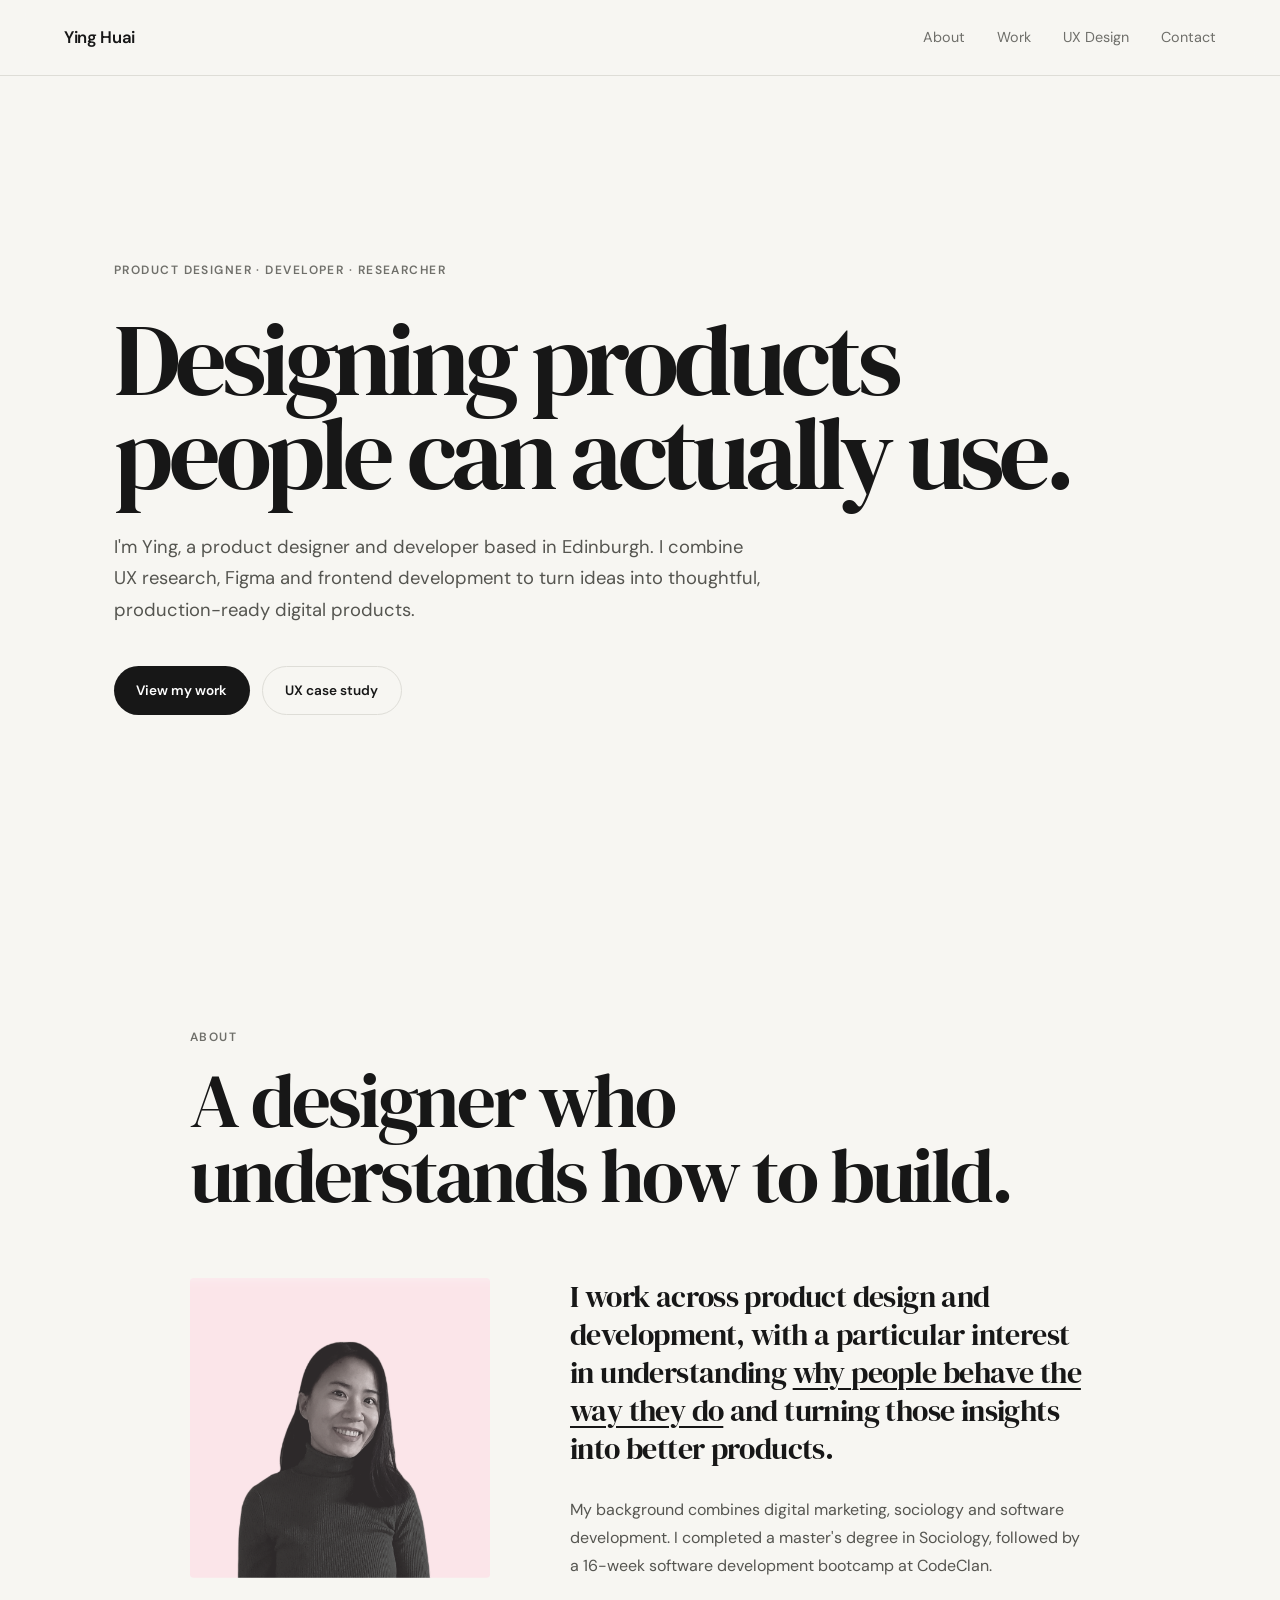
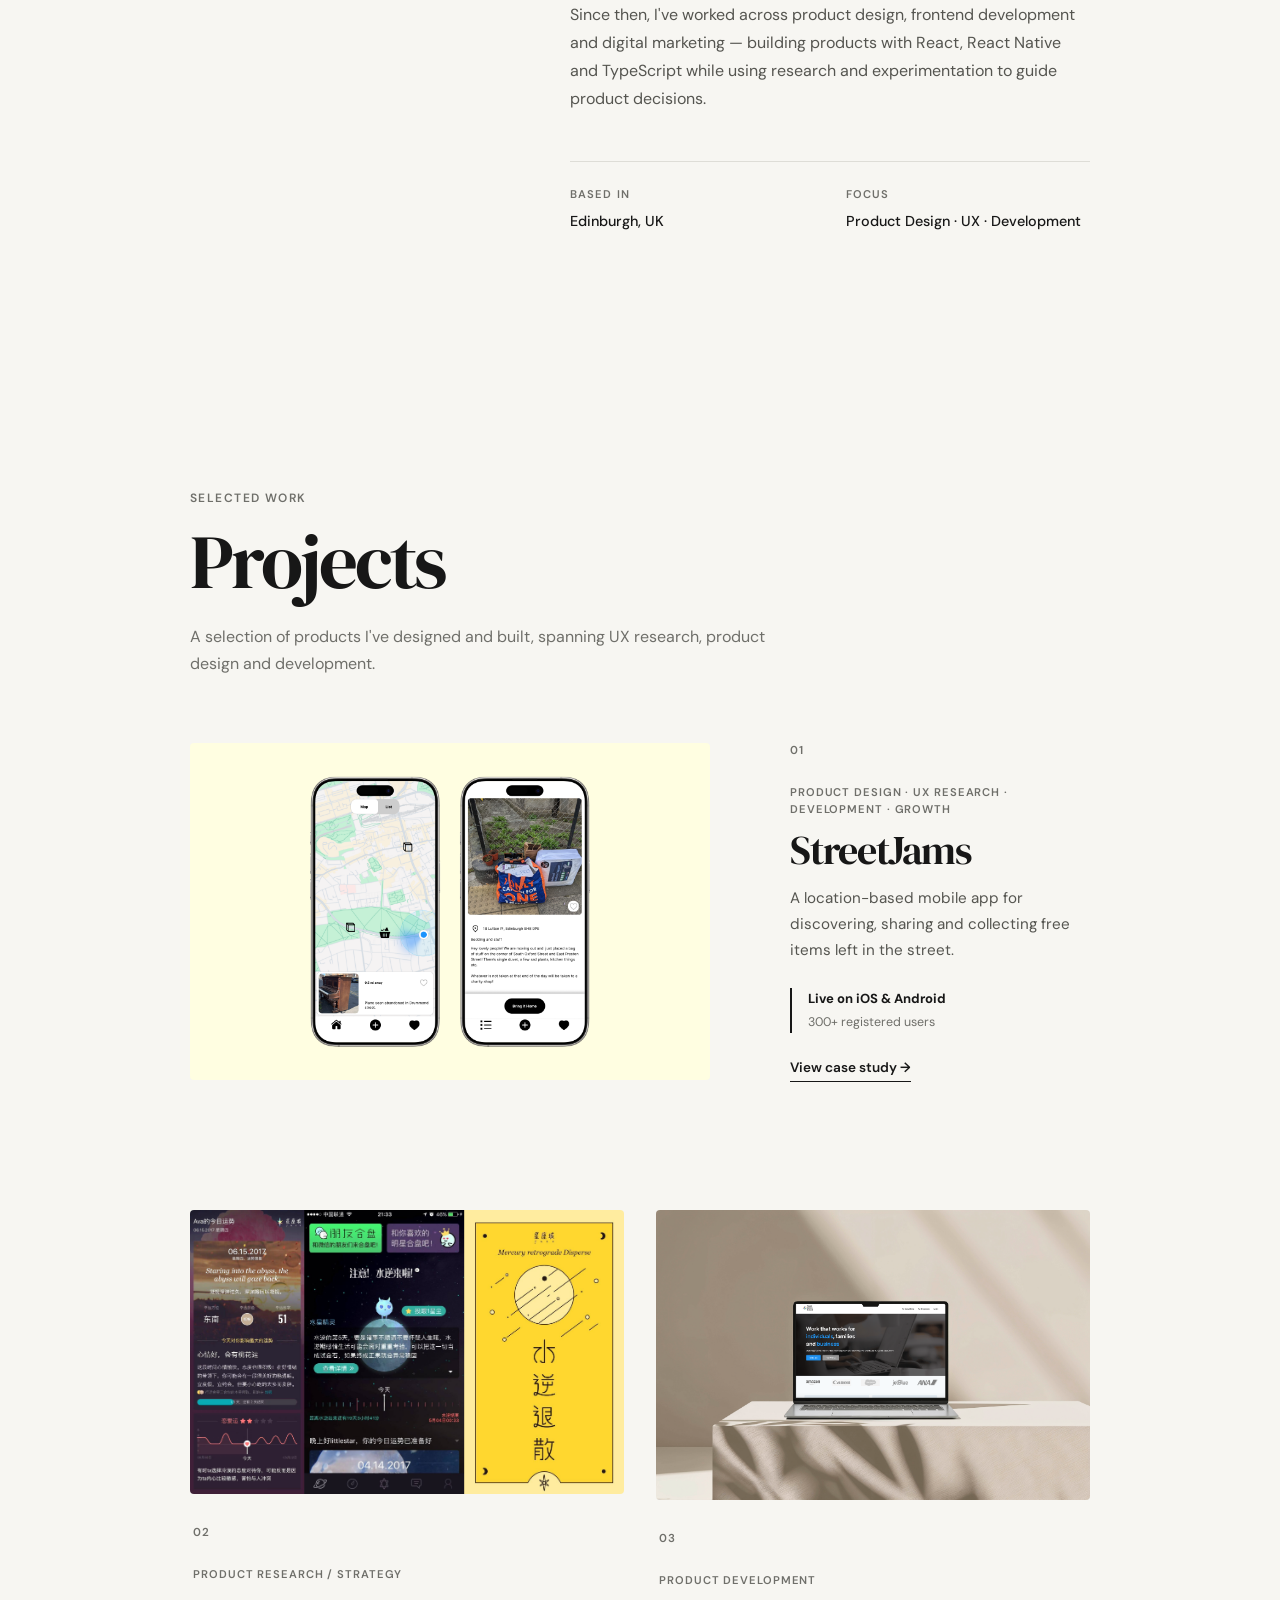
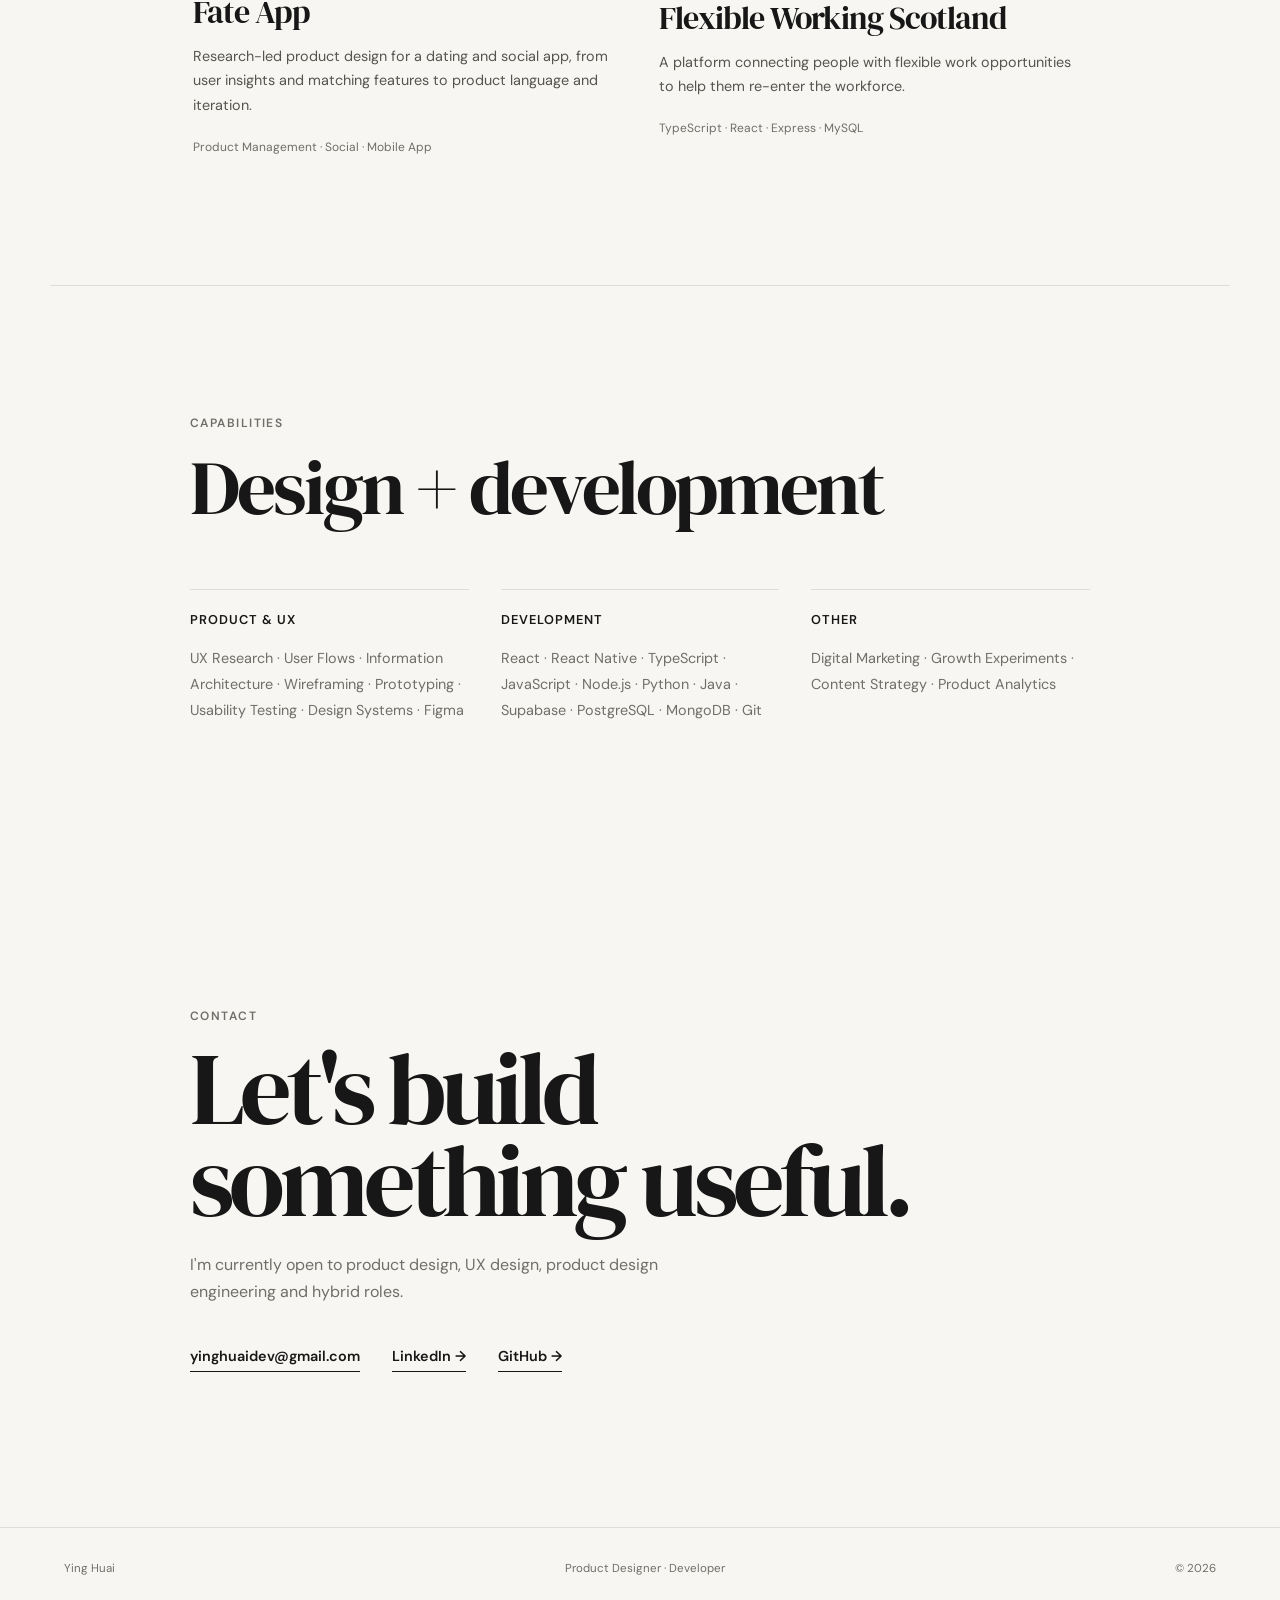
<file: index.html>
<!DOCTYPE html>
<html lang="en">
<head>
  <meta charset="UTF-8">
  <meta name="viewport" content="width=device-width, initial-scale=1.0">

  <title>Ying Huai — Product Designer & Developer</title>

  <meta
    name="description"
    content="Ying Huai is a product designer and developer based in Edinburgh, combining UX research, product design and frontend development."
  >

  <link rel="stylesheet" href="style.css">
  <link rel="stylesheet" href="mediaqueries.css">
</head>

<body>

  <!-- =========================
       NAVIGATION
  ========================== -->

  <nav id="desktop-nav">

    <div class="logo">Ying Huai</div>

    <ul class="nav-links">
      <li><a href="#about">About</a></li>
      <li><a href="#projects">Work</a></li>
      <li><a href="ux.html">UX Design</a></li>
      <li><a href="#contact">Contact</a></li>
    </ul>

  </nav>


  <nav id="hamburger-nav">

    <div class="logo">Ying Huai</div>

    <div class="hamburger-menu">

      <div class="hamburger-icon" onclick="toggleMenu()">
        <span></span>
        <span></span>
        <span></span>
      </div>

      <div class="menu-links">

        <li>
          <a href="#about" onclick="toggleMenu()">About</a>
        </li>

        <li>
          <a href="#projects" onclick="toggleMenu()">Work</a>
        </li>

        <li>
          <a href="ux.html" onclick="toggleMenu()">UX Design</a>
        </li>

        <li>
          <a href="#contact" onclick="toggleMenu()">Contact</a>
        </li>

      </div>

    </div>

  </nav>


  <main>


    <!-- =========================
         HERO
    ========================== -->

    <section id="profile">

      <div class="hero-content">

        <p class="hero-eyebrow">
          Product Designer · Developer · Researcher
        </p>

        <h1 class="hero-title">
          Designing products<br>
          people can actually use.
        </h1>

        <p class="hero-description">
          I'm Ying, a product designer and developer based in Edinburgh.
          I combine UX research, Figma and frontend development to turn
          ideas into thoughtful, production-ready digital products.
        </p>

        <div class="hero-actions">

          <a href="#projects" class="btn btn-primary">
            View my work
          </a>

          <a
            href="ux.html"
            class="btn btn-secondary"
          >
            UX case study
          </a>

        </div>

      </div>

    </section>


    <!-- =========================
         ABOUT
    ========================== -->

    <section id="about">

      <div class="section-heading">

        <p class="section__text__p1">
          About
        </p>

        <h2 class="title">
          A designer who<br>
          understands how to build.
        </h2>

      </div>


      <div class="about-layout">

        <div class="about-image">

          <img
            src="./assets/profile_photo.png"
            alt="Ying Huai"
          >

        </div>


        <div class="about-content-text">

          <p class="about-lead">
            I work across product design and development,
            with a particular interest in understanding
            <strong>why people behave the way they do</strong>
            and turning those insights into better products.
          </p>

          <p class="about-text">

            My background combines digital marketing, sociology
            and software development. I completed a master's degree
            in Sociology, followed by a 16-week software development
            bootcamp at CodeClan.

          </p>

          <p class="about-text">

            Since then, I've worked across product design,
            frontend development and digital marketing —
            building products with React, React Native and
            TypeScript while using research and experimentation
            to guide product decisions.

          </p>


          <div class="about-meta">

            <div>
              <span>Based in</span>
              <strong>Edinburgh, UK</strong>
            </div>

            <div>
              <span>Focus</span>
              <strong>Product Design · UX · Development</strong>
            </div>

          </div>

        </div>

      </div>

    </section>


    <!-- =========================
         SELECTED WORK
    ========================== -->

    <section id="projects">

      <div class="section-heading">

        <p class="section__text__p1">
          Selected work
        </p>

        <h2 class="title">
          Projects
        </h2>

        <p class="section-intro">
          A selection of products I've designed and built,
          spanning UX research, product design and development.
        </p>

      </div>


      <!-- STREETJAMS -->

      <article class="work-featured">

        <div class="work-image">

          <img
            src="./assets/mockup_banner.png"
            alt="StreetJams mobile app"
          >

        </div>


        <div class="work-info">

          <div class="work-number">
            01
          </div>

          <p class="work-category">
            Product Design · UX Research · Development · Growth
          </p>

          <h3>
            StreetJams
          </h3>

          <p>
            A location-based mobile app for discovering,
            sharing and collecting free items left in the street.
          </p>

          <div class="work-result">

            <strong>Live on iOS & Android</strong>

            <span>
              300+ registered users
            </span>

          </div>

          <a
            href="ux.html"
            class="work-link"
          >
            View case study →
          </a>

        </div>

      </article>


      <!-- OTHER PROJECTS -->

      <div class="work-grid">


        <!-- ASK EDINBURGH -->

        <!-- <article class="work-card">

          <div class="work-card-image">

            <img
              src="./assets/edinburgh-mockups.png"
              alt="Ask Edinburgh AI trip planner"
            >

          </div>

          <div class="work-card-content">

            <span class="work-number">
              02
            </span>

            <p class="work-category">
              Full-Stack Development
            </p>

            <h3>
              Ask Edinburgh
            </h3>

            <p>
              An AI-powered trip planner built with
              TypeScript, React, Node.js, Express,
              MongoDB and Tailwind CSS.
            </p>

            <a
              href="https://github.com/xiaowuuu/ask_edinburgh"
              target="_blank"
              rel="noopener noreferrer"
              class="work-link"
            >
              View on GitHub →
            </a>

          </div>

        </article> -->

        <!-- fate app -->
        <article class="work-card">

          <div class="work-card-image">

            <img
              src="./assets/xingzuocheng.png"
              alt="Fate App"
            >

          </div>
          
          <div class="work-card-content">

            <span class="work-number">
              02
            </span>

            <p class="work-category">
              Product Research / Strategy
            </p>

            <h3>
              Fate App
            </h3>

            <p>
              Research-led product design for a dating and social app, from user insights and matching features to product language and iteration.
            </p>

            <span class="work-tech">
              Product Management · Social · Mobile App 
            </span>

          </div>

        </article>
        <!-- FLEXIBLE WORKING -->

        <article class="work-card">

          <div class="work-card-image">

            <img
              src="./assets/fws_mockup.png"
              alt="Flexible Working Scotland platform"
            >

          </div>
          
          <div class="work-card-content">

            <span class="work-number">
              03
            </span>

            <p class="work-category">
              Product Development
            </p>

            <h3>
              Flexible Working Scotland
            </h3>

            <p>
              A platform connecting people with flexible
              work opportunities to help them re-enter
              the workforce.
            </p>

            <span class="work-tech">
              TypeScript · React · Express · MySQL
            </span>

          </div>

        </article>


        <!-- CARD GAME -->

        <!-- <article class="work-card">

          <div class="work-card-image">

            <img
              src="./assets/cardgame-mockup.png"
              alt="Pazaak Padawan card game"
            >

          </div>

          <div class="work-card-content">

            <span class="work-number">
              04
            </span>

            <p class="work-category">
              Full-Stack Development
            </p>

            <h3>
              Pazaak Padawan
            </h3>

            <p>
              A multiplayer card game using React,
              Java and WebSockets, with both
              multiplayer and single-player modes.
            </p>

            <a
              href="https://github.com/xiaowuuu/PazaakPadawan"
              target="_blank"
              rel="noopener noreferrer"
              class="work-link"
            >
              View on GitHub →
            </a>

          </div>

        </article> -->


        <!-- ORDER SYSTEM -->

        <!-- <article class="work-card">

          <div class="work-card-image">

            <img
              src="./assets/order_mockup.png"
              alt="Restaurant order system"
            >

          </div>

          <div class="work-card-content">

            <span class="work-number">
              05
            </span>

            <p class="work-category">
              Full-Stack Development
            </p>

            <h3>
              Restaurant Order System
            </h3>

            <p>
              A full-stack CRUD application built with
              Python and Flask, modelling a restaurant
              ordering system with relational data.
            </p>

            <a
              href="https://github.com/xiaowuuu/bao_restaurant"
              target="_blank"
              rel="noopener noreferrer"
              class="work-link"
            >
              View on GitHub →
            </a>

          </div>

        </article> -->

      </div>

    </section>


    <!-- =========================
         SKILLS
    ========================== -->

    <section id="skills">

      <div class="section-heading">

        <p class="section__text__p1">
          Capabilities
        </p>

        <h2 class="title">
          Design + development
        </h2>

      </div>


      <div class="skills-layout">

        <div class="skills-group">

          <h3>
            Product & UX
          </h3>

          <p>
            UX Research · User Flows · Information Architecture ·
            Wireframing · Prototyping · Usability Testing ·
            Design Systems · Figma
          </p>

        </div>


        <div class="skills-group">

          <h3>
            Development
          </h3>

          <p>
            React · React Native · TypeScript · JavaScript ·
            Node.js · Python · Java · Supabase · PostgreSQL ·
            MongoDB · Git
          </p>

        </div>


        <div class="skills-group">

          <h3>
            Other
          </h3>

          <p>
            Digital Marketing · Growth Experiments ·
            Content Strategy · Product Analytics
          </p>

        </div>

      </div>

    </section>


    <!-- =========================
         CONTACT
    ========================== -->

    <section id="contact">

      <div class="contact-content">

        <p class="section__text__p1">
          Contact
        </p>

        <h2 class="contact-title">
          Let's build something
          useful.
        </h2>

        <p class="contact-description">
          I'm currently open to product design, UX design,
          product design engineering and hybrid roles.
        </p>

        <div class="contact-links">

          <a
            href="mailto:yinghuaidev@gmail.com"
          >
            yinghuaidev@gmail.com
          </a>

          <a
            href="https://www.linkedin.com/in/yinghuai/"
            target="_blank"
            rel="noopener noreferrer"
          >
            LinkedIn →
          </a>

          <a
            href="https://github.com/xiaowuuu"
            target="_blank"
            rel="noopener noreferrer"
          >
            GitHub →
          </a>

        </div>

      </div>

    </section>

  </main>


  <!-- =========================
       FOOTER
  ========================== -->

  <footer>

    <div class="footer-inner">

      <span>
        Ying Huai
      </span>

      <span>
        Product Designer · Developer
      </span>

      <span>
        © 2026
      </span>

    </div>

  </footer>


  <script src="script.js"></script>

</body>
</html>
</file>
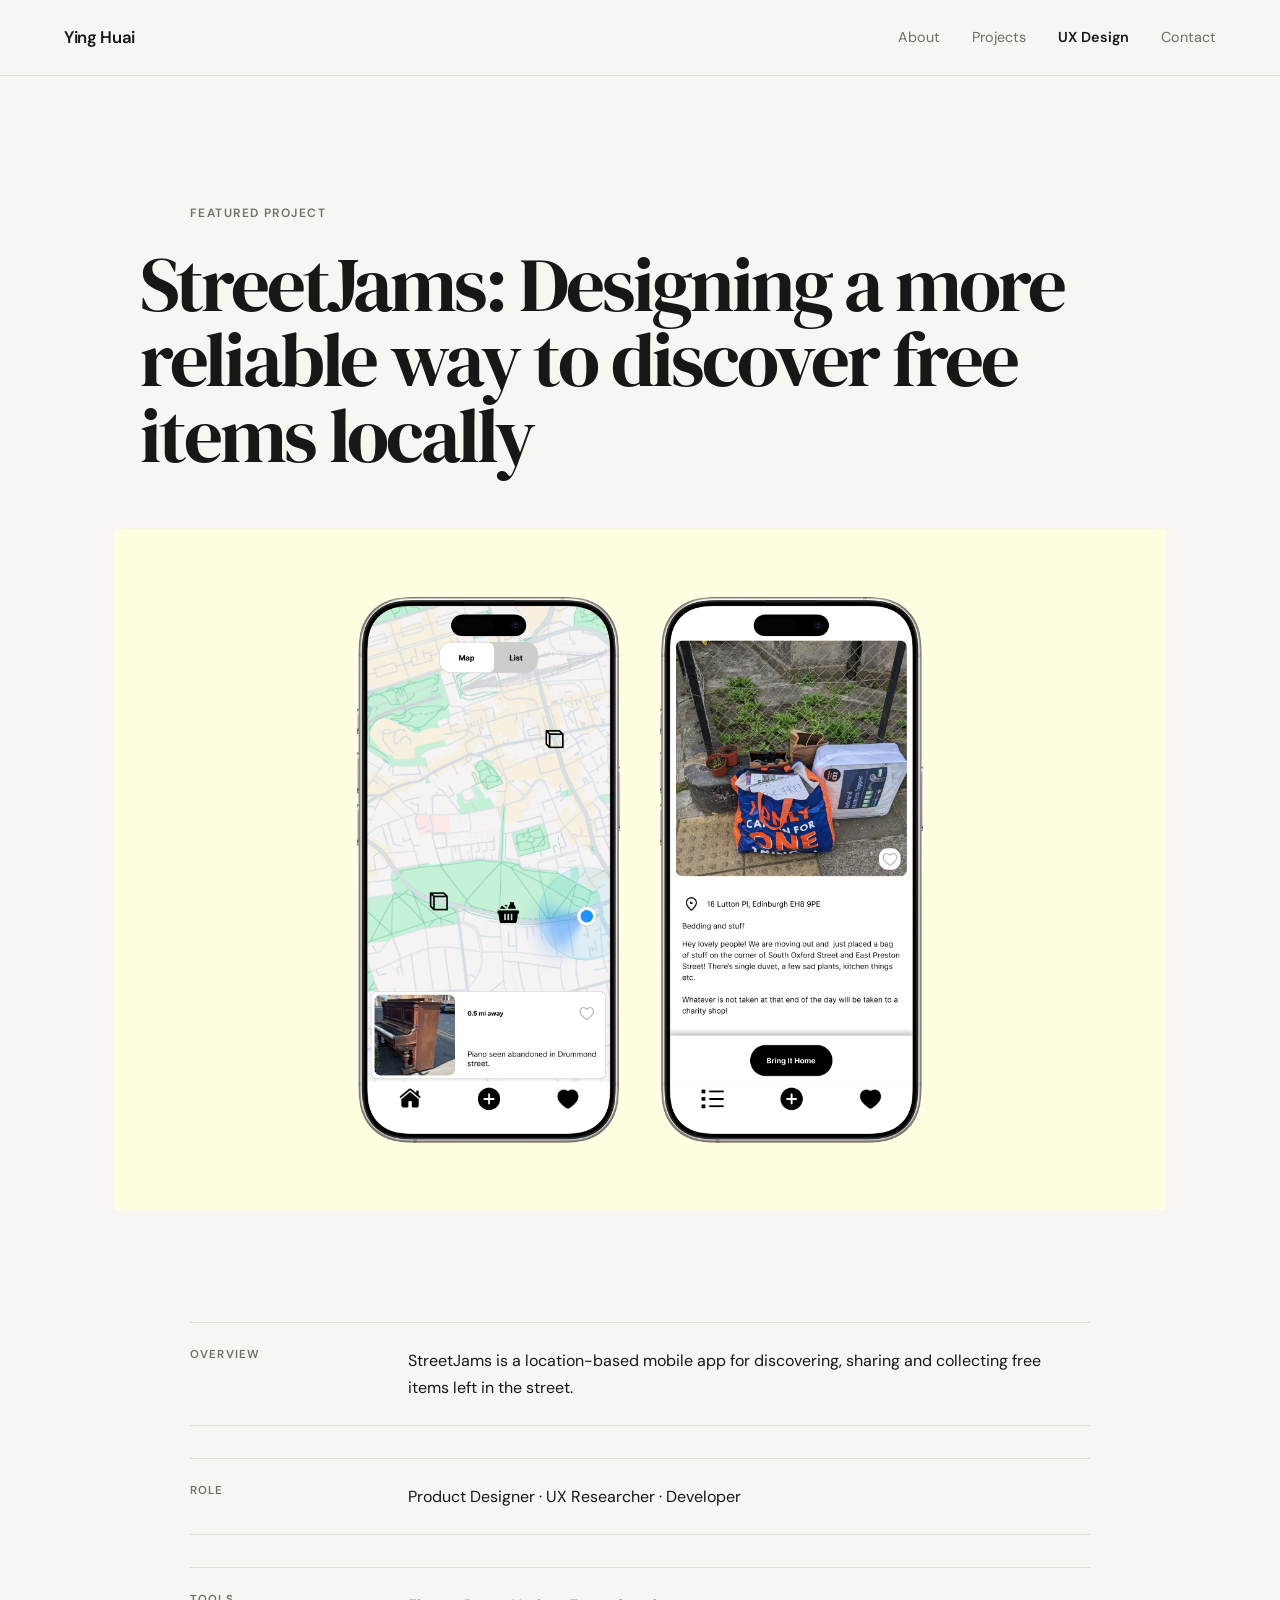
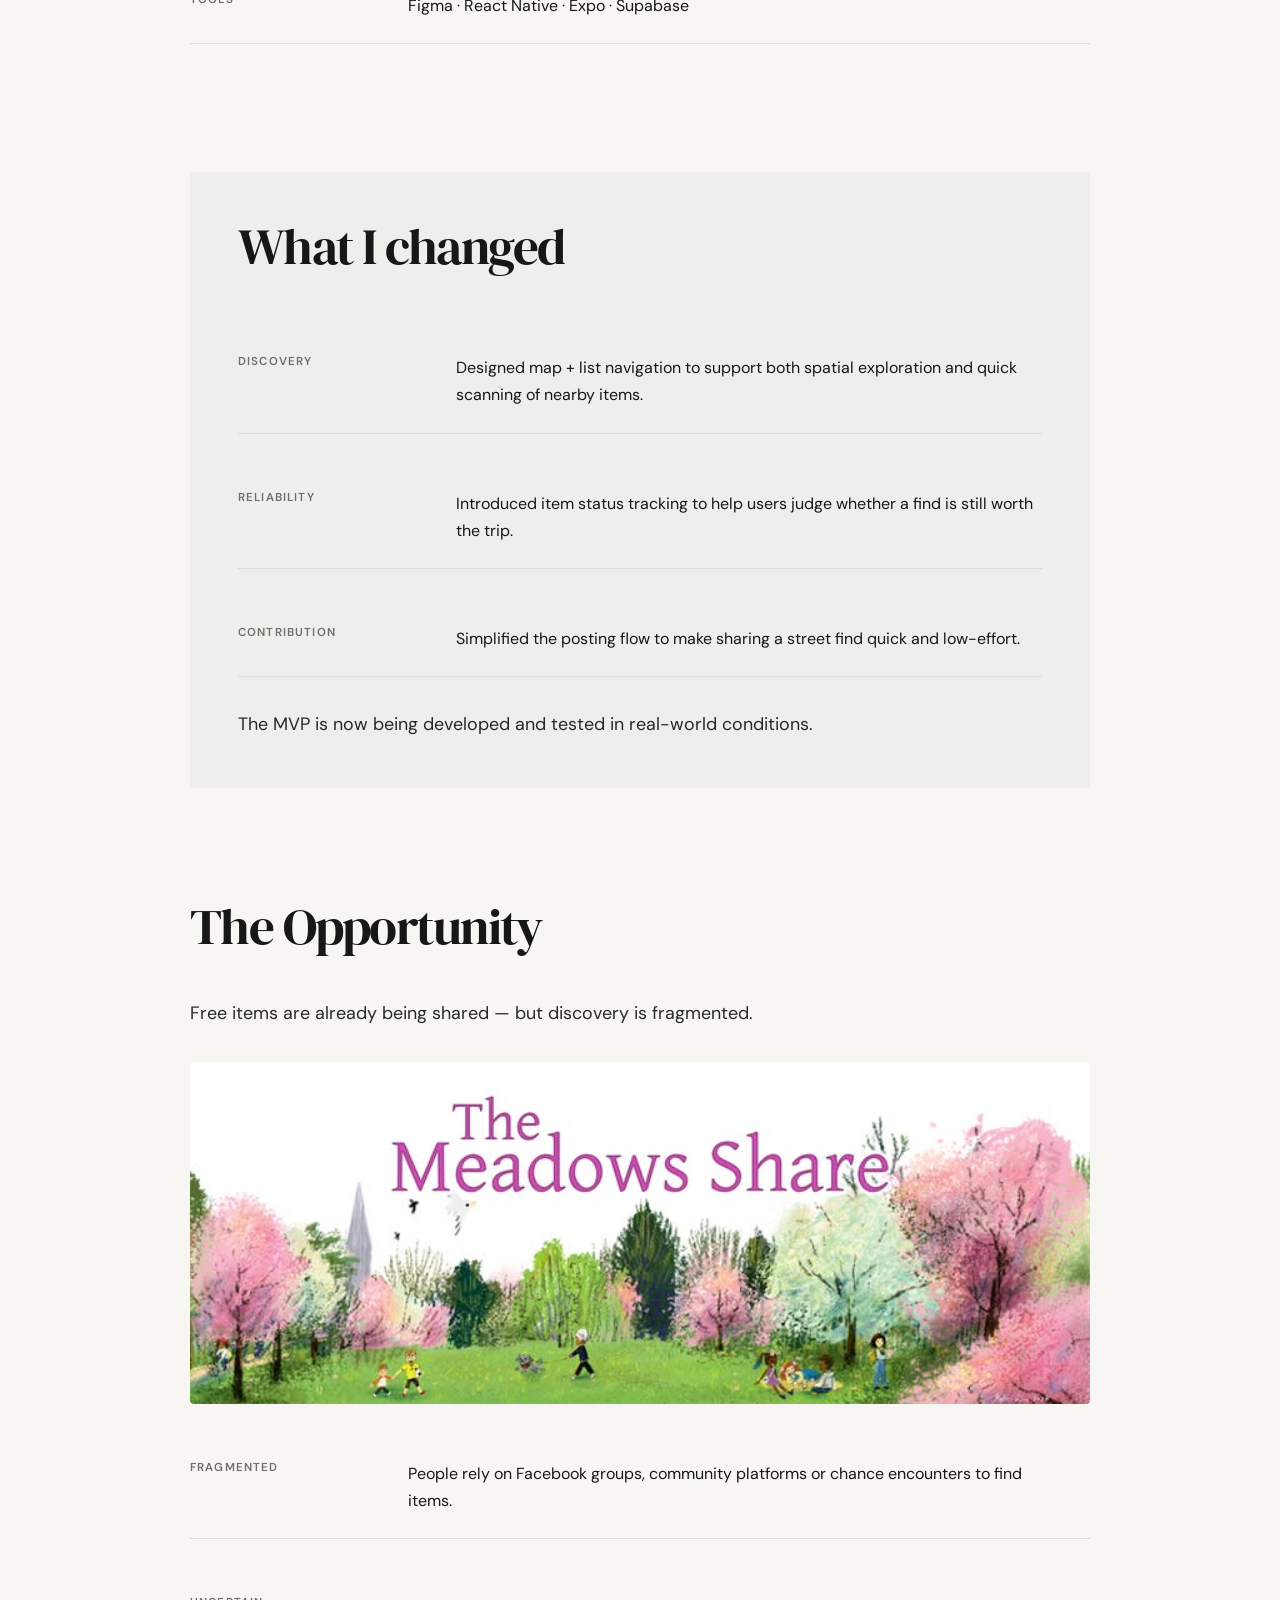
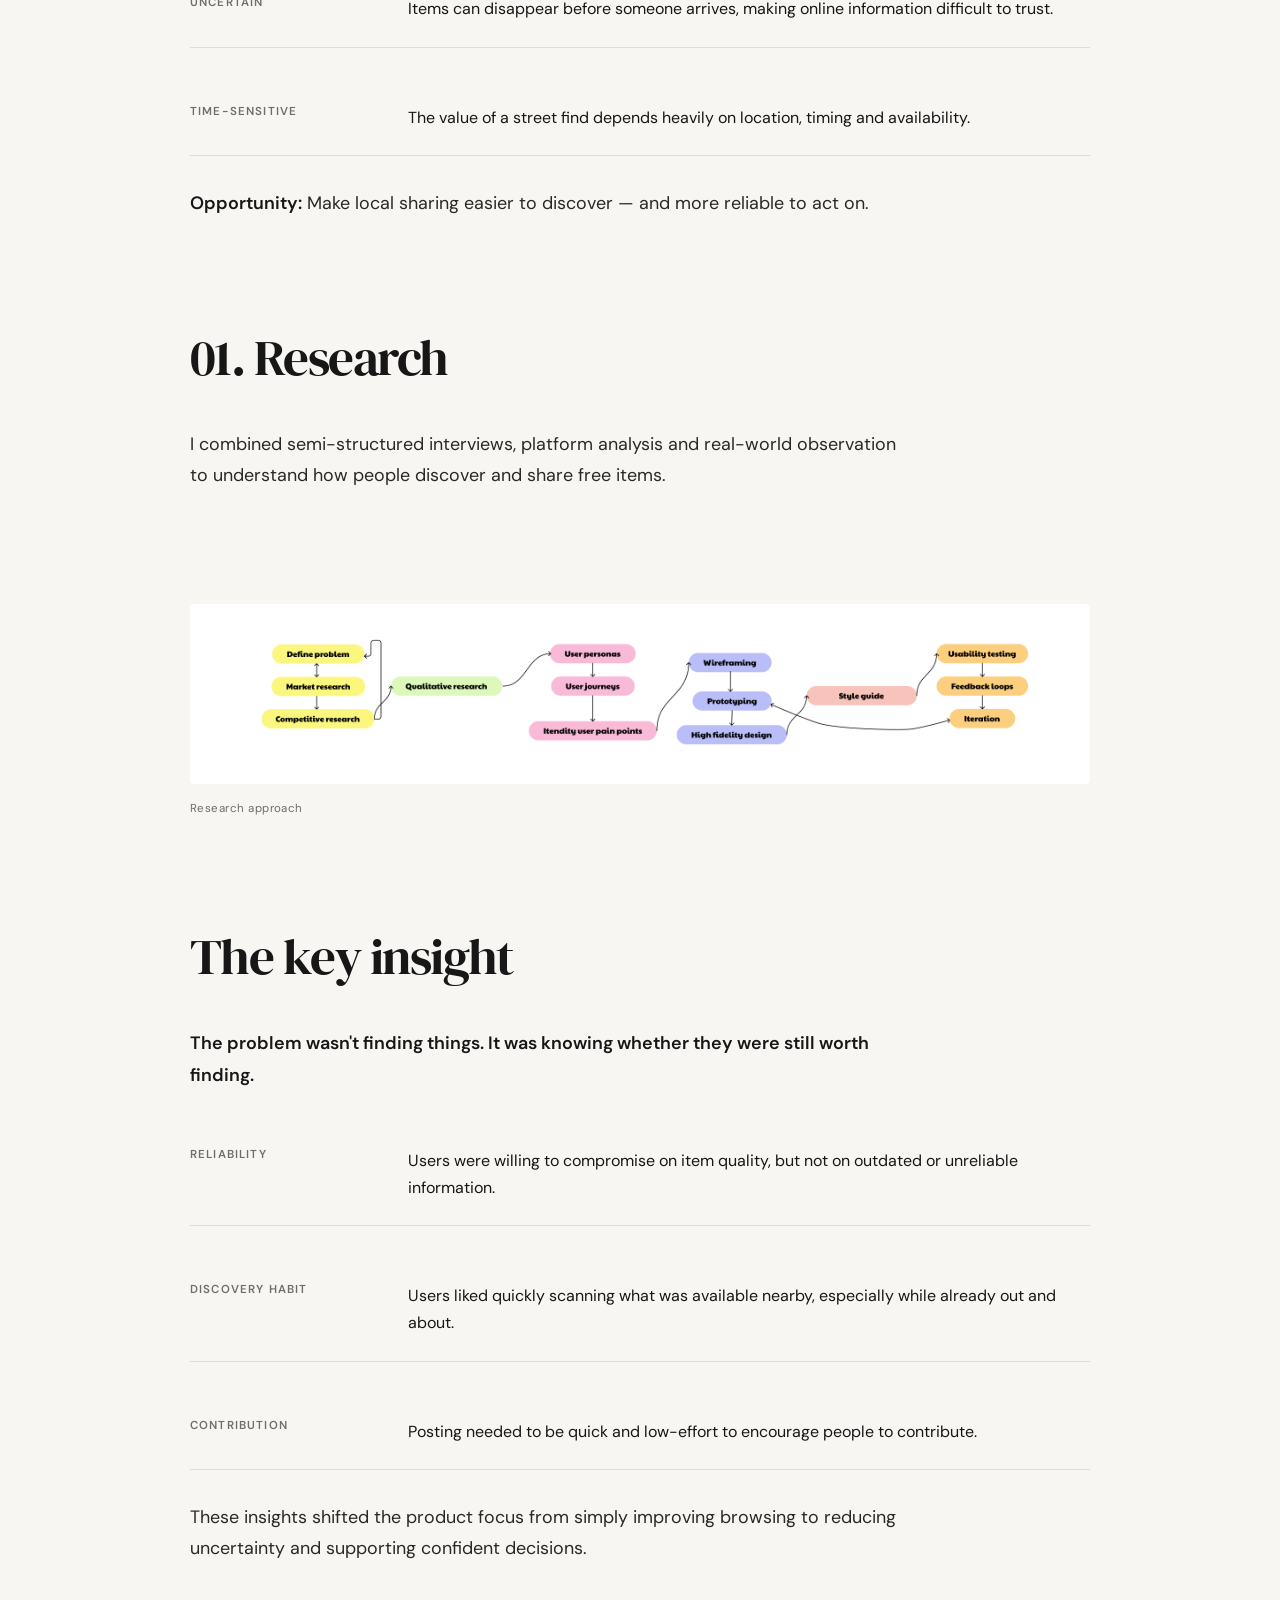
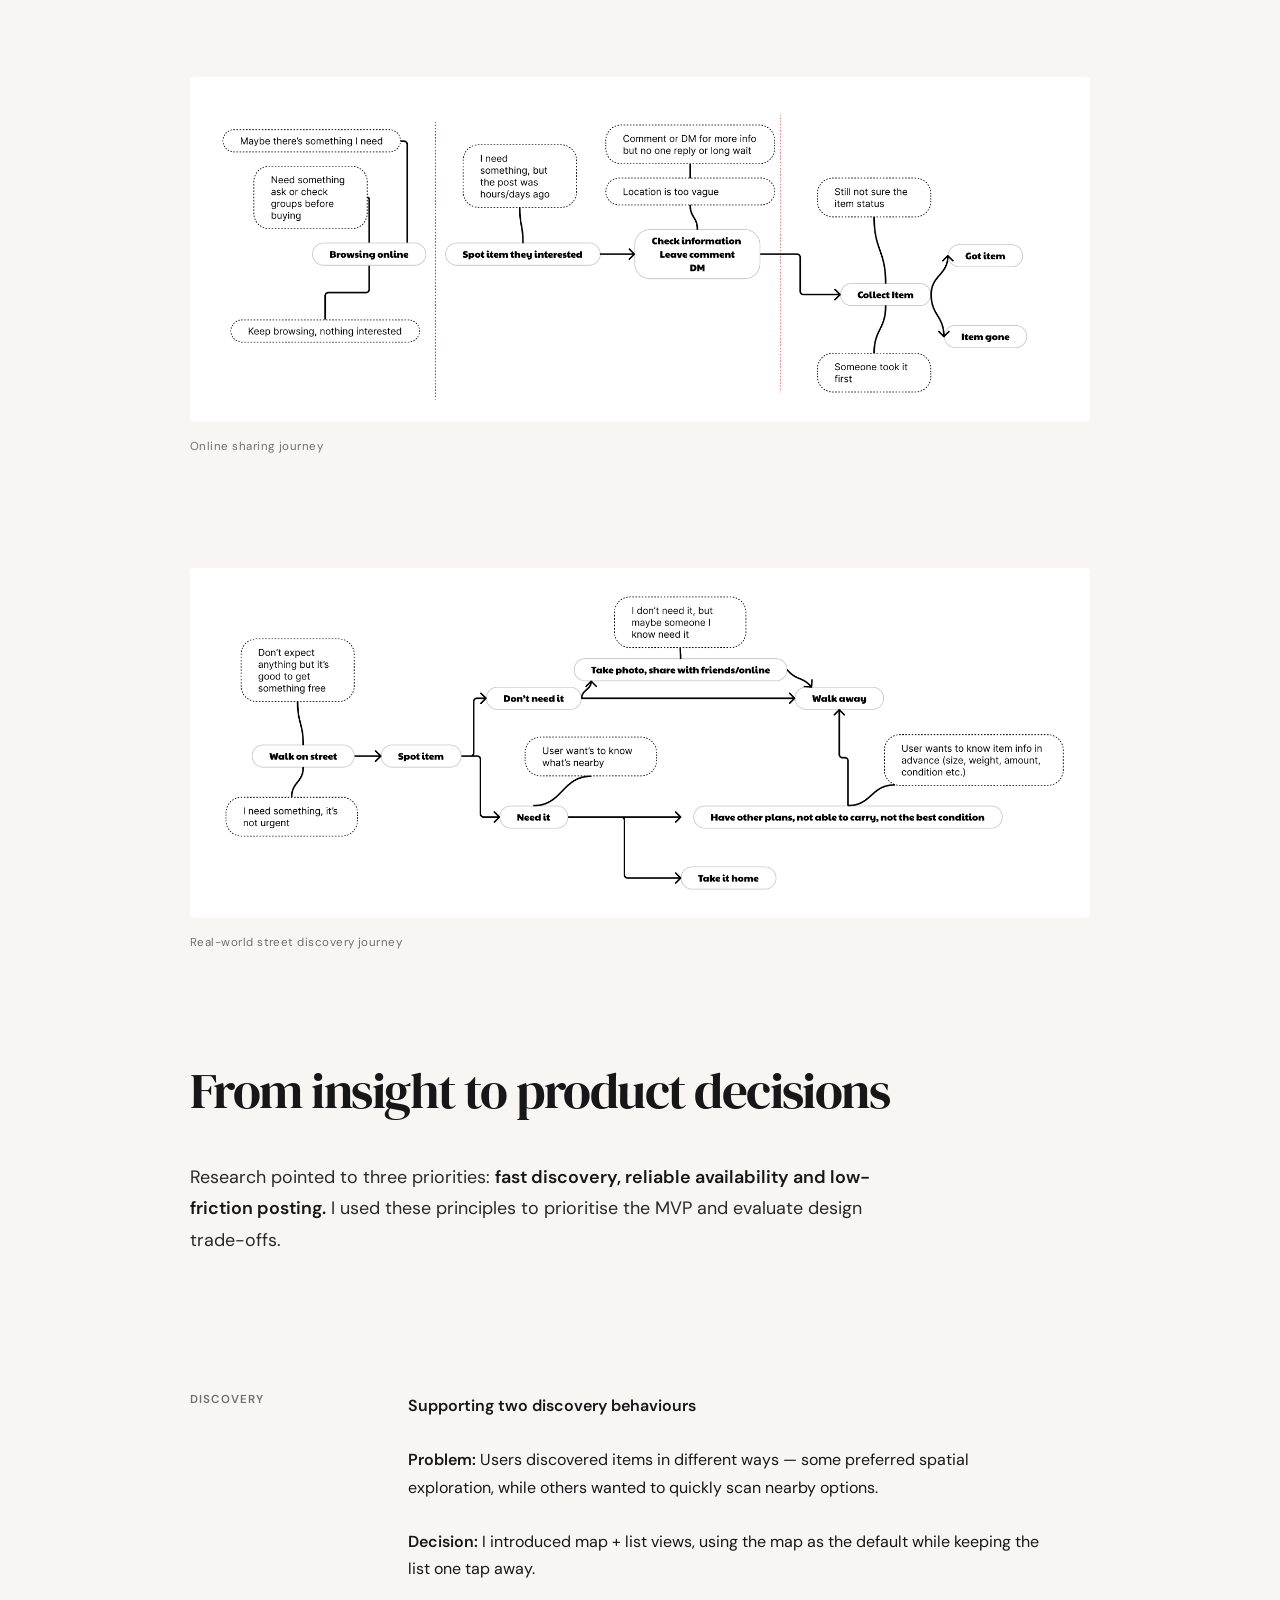
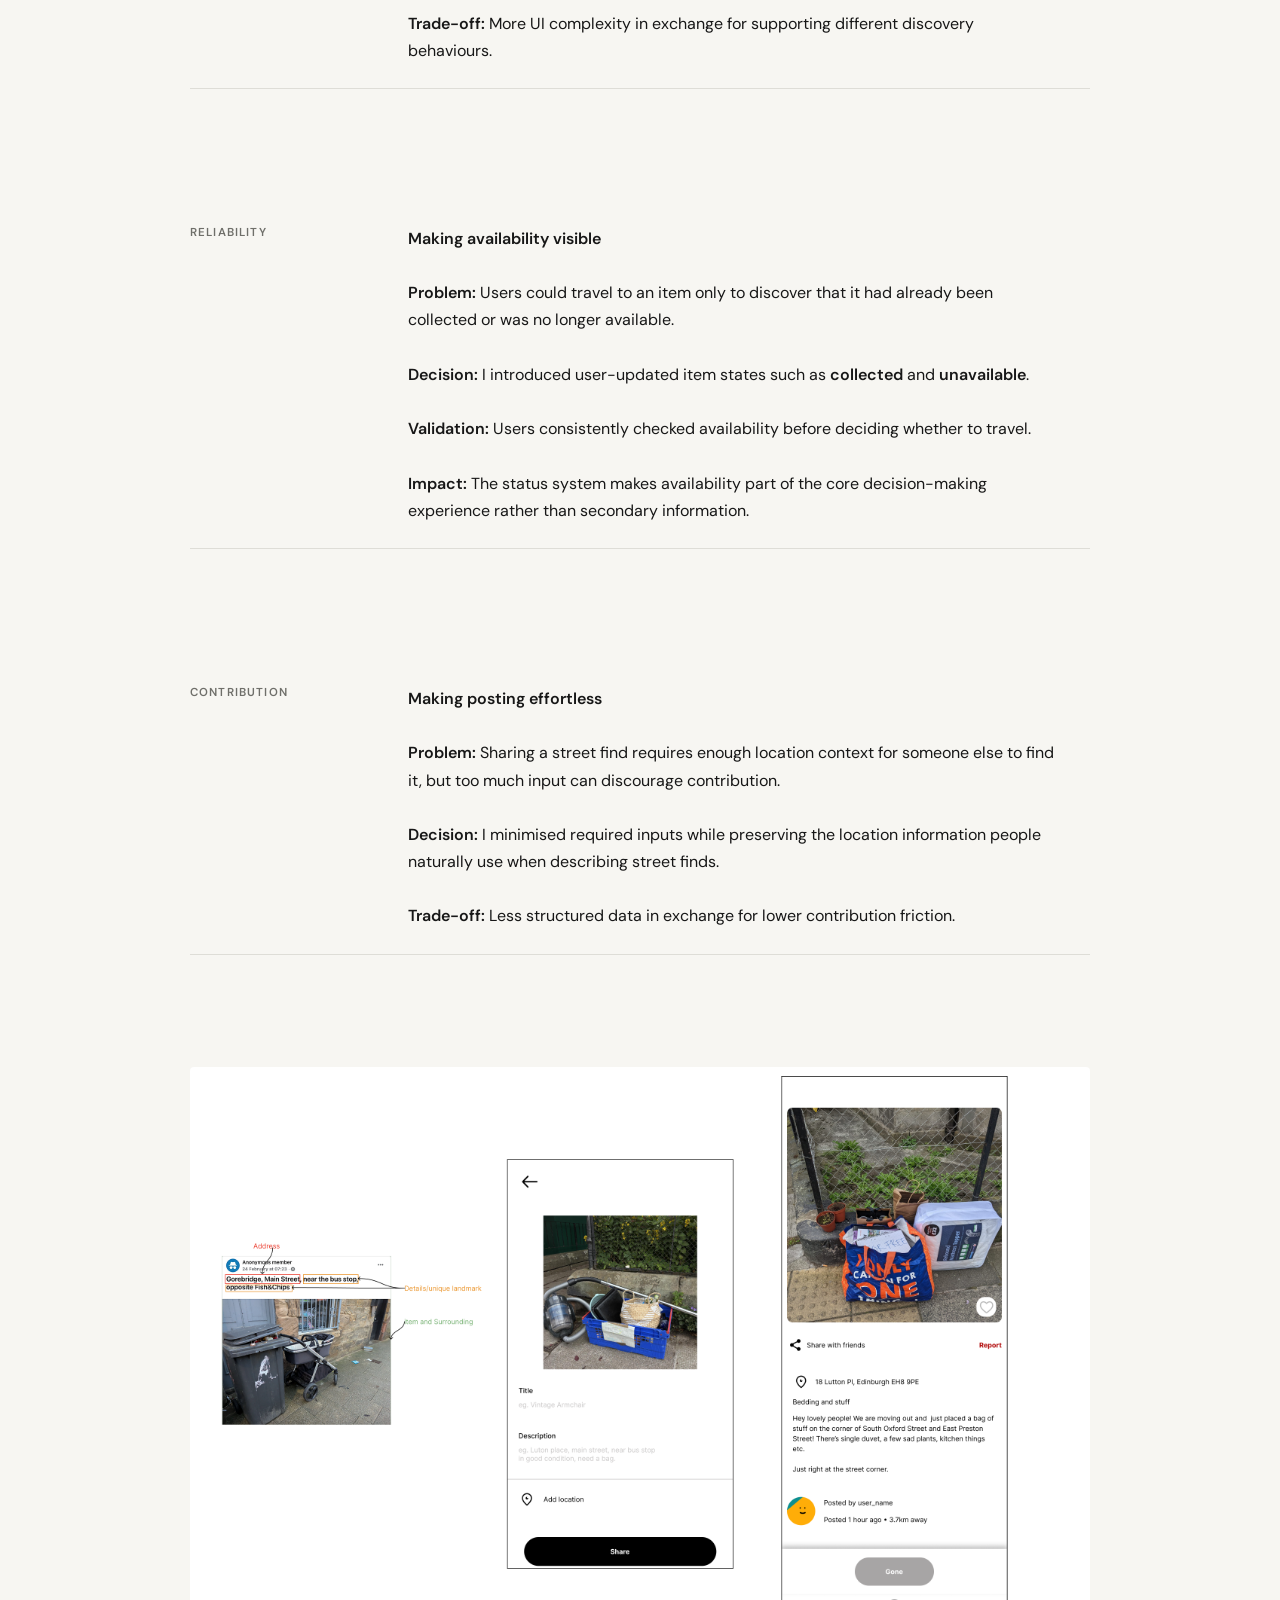
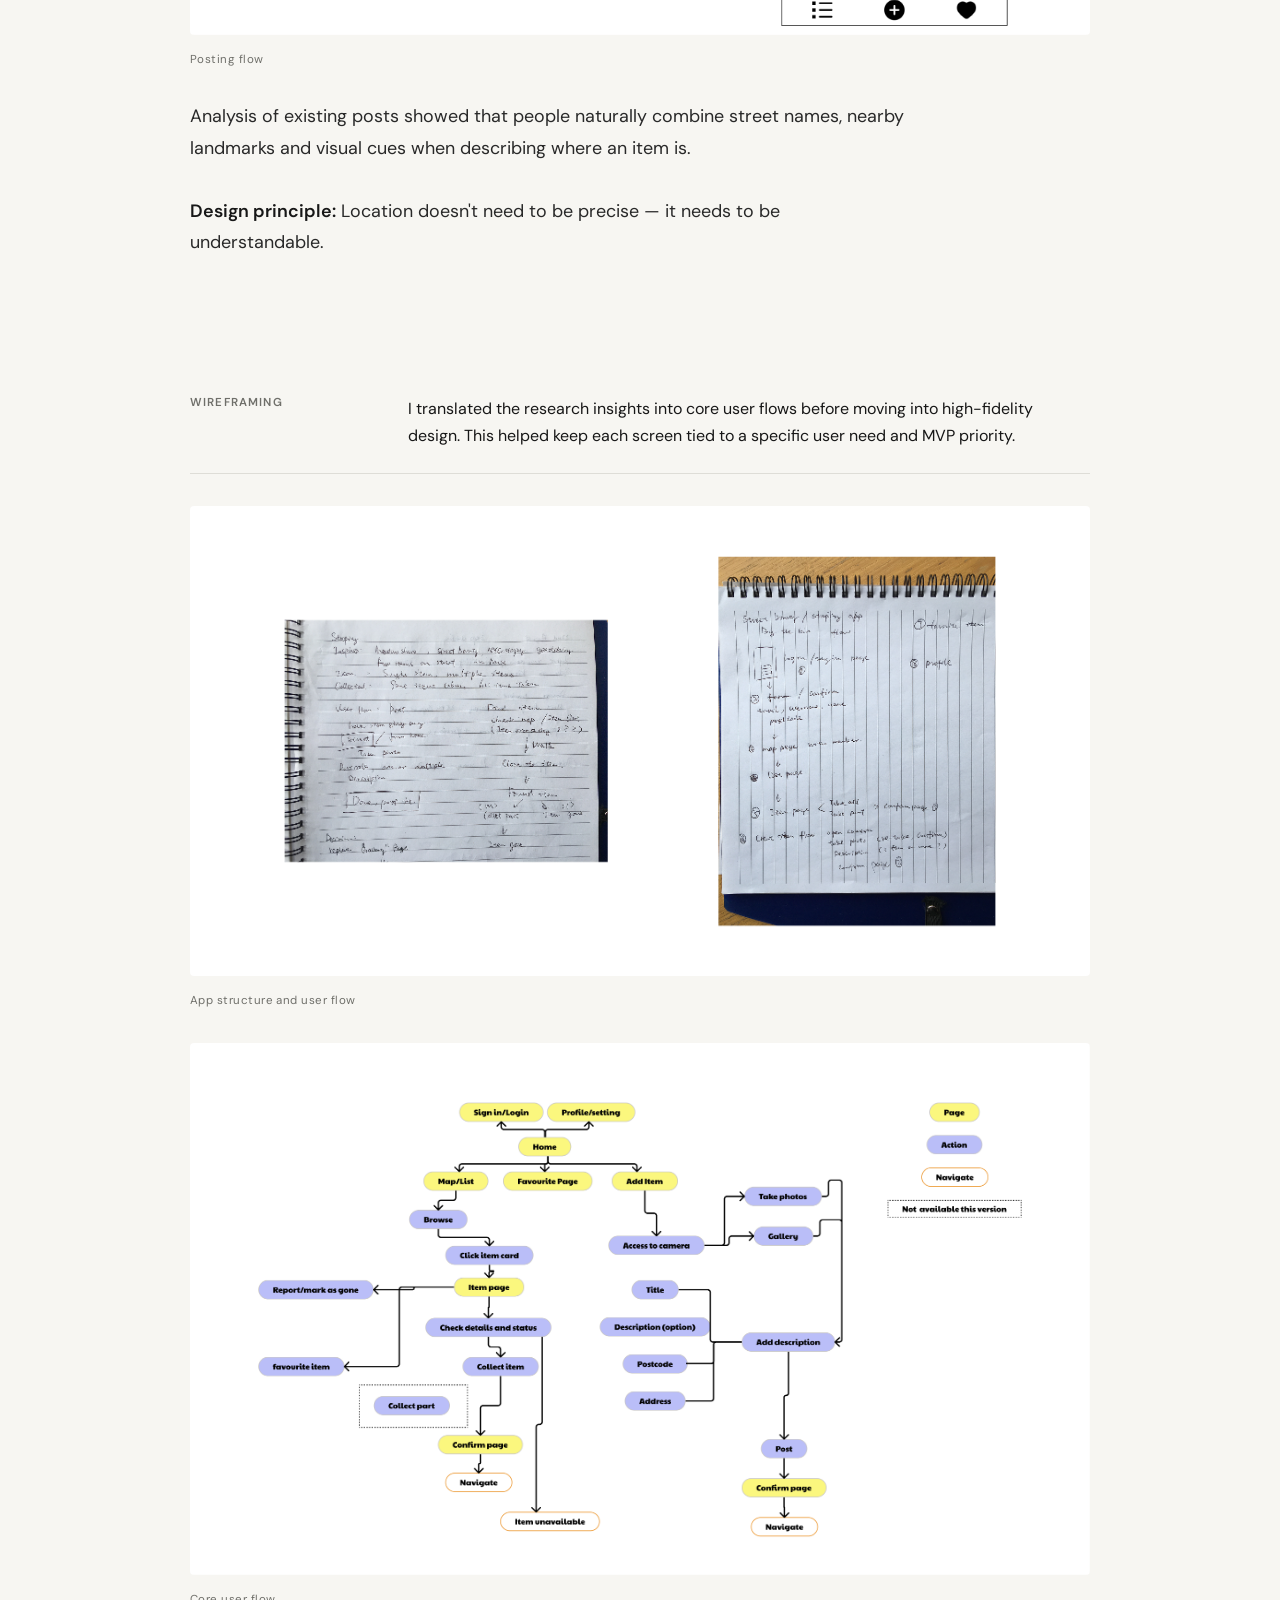
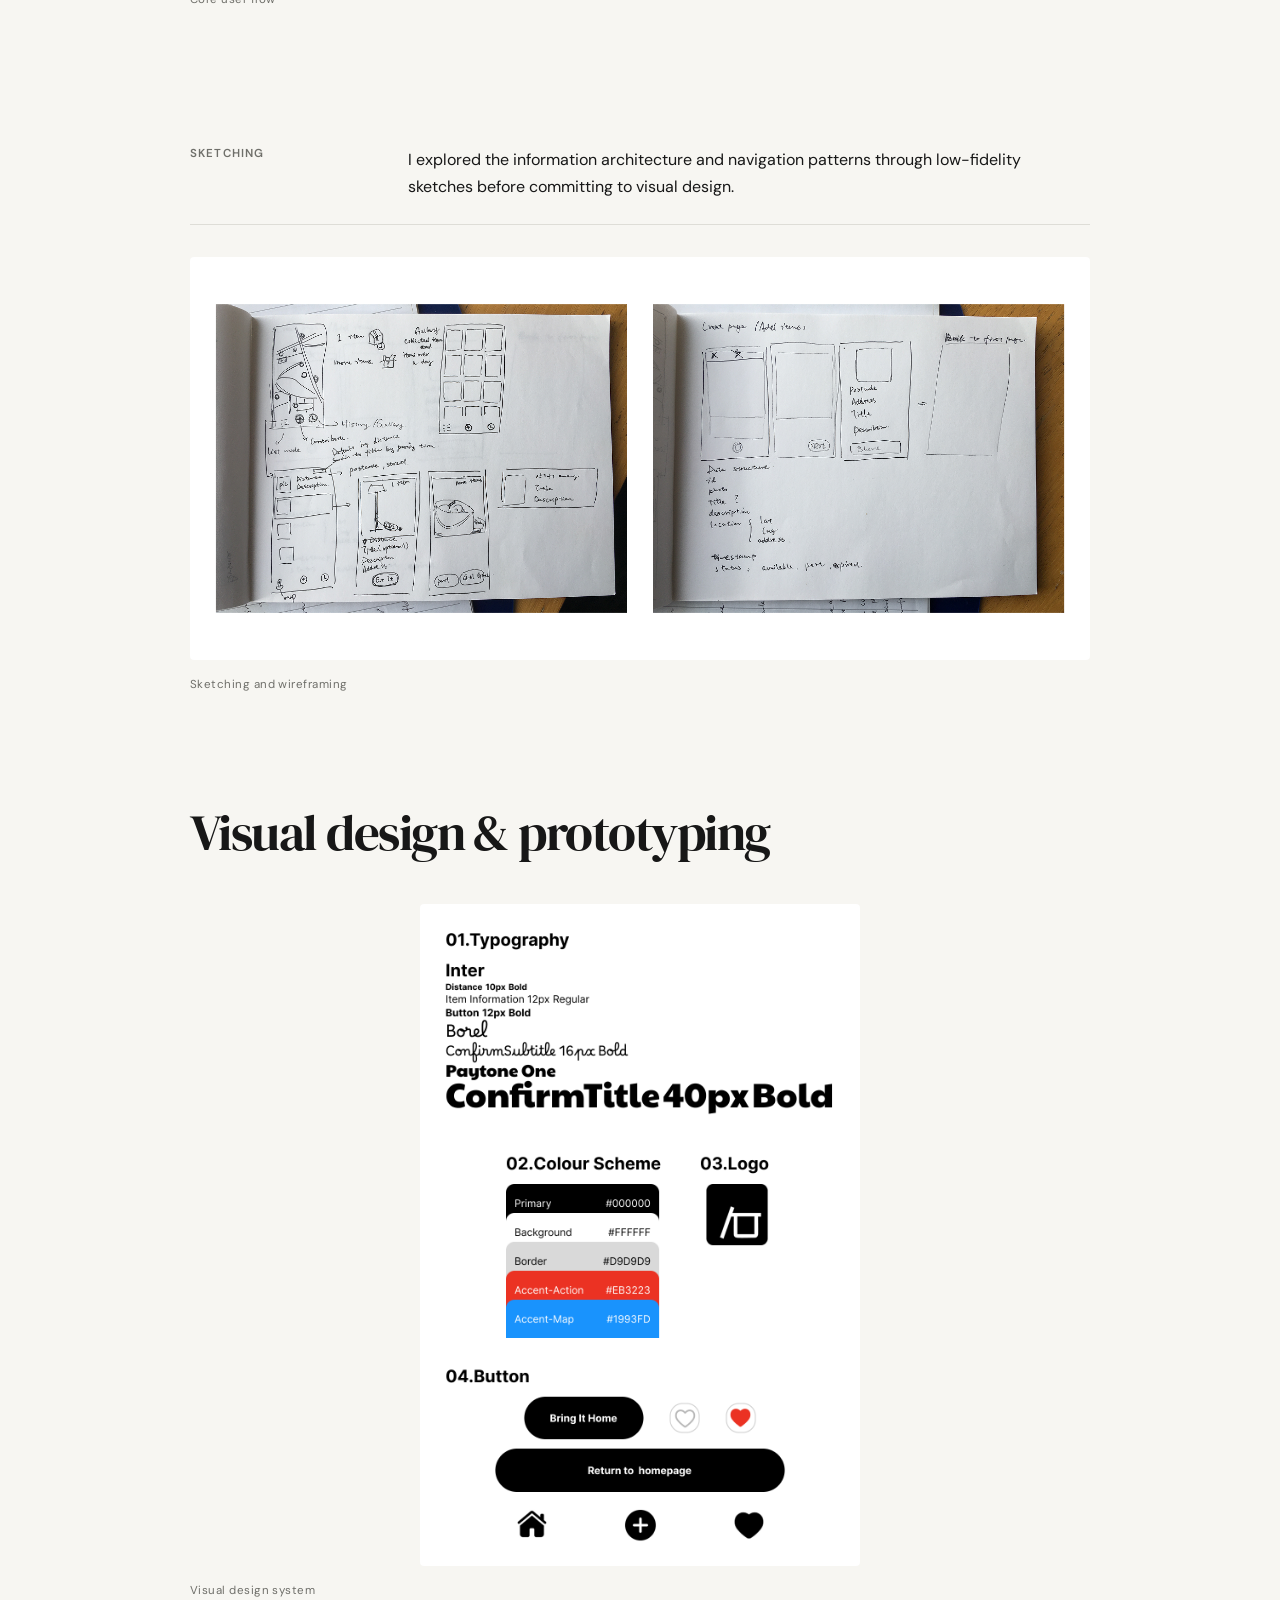
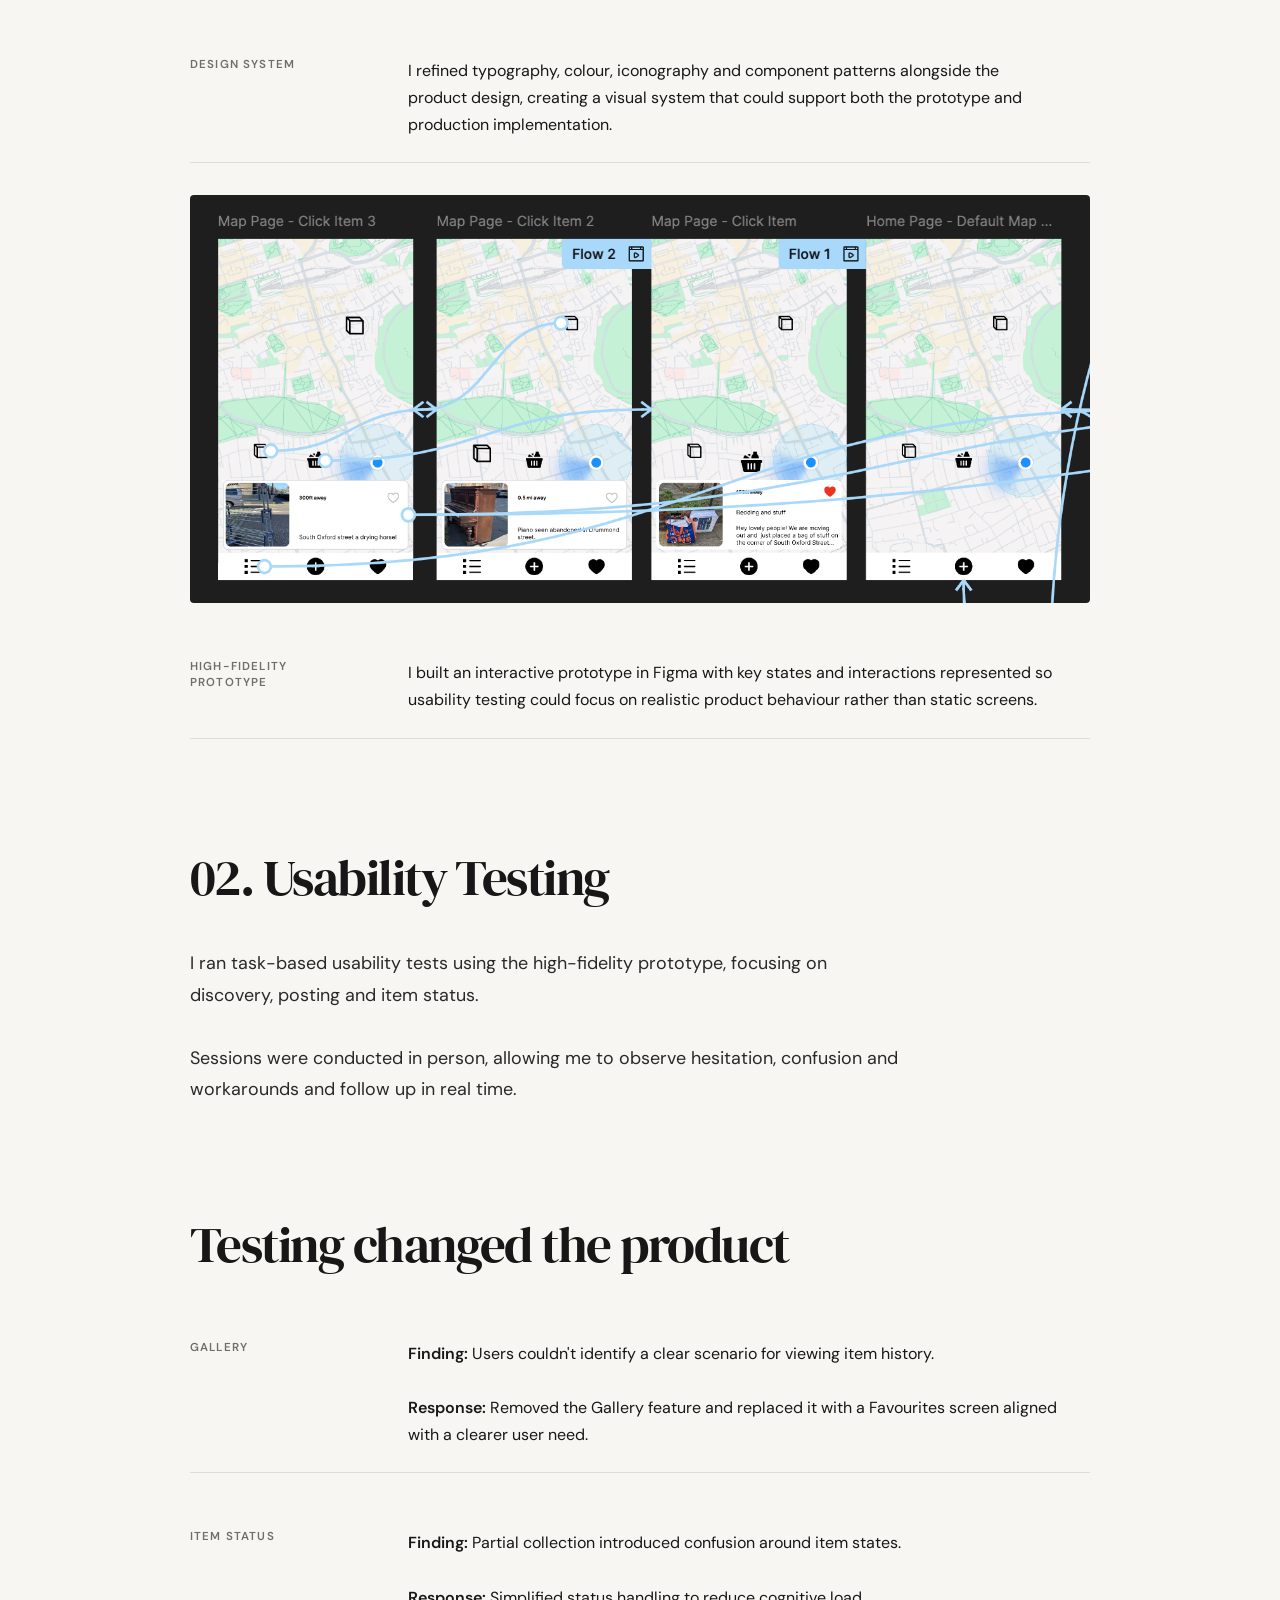
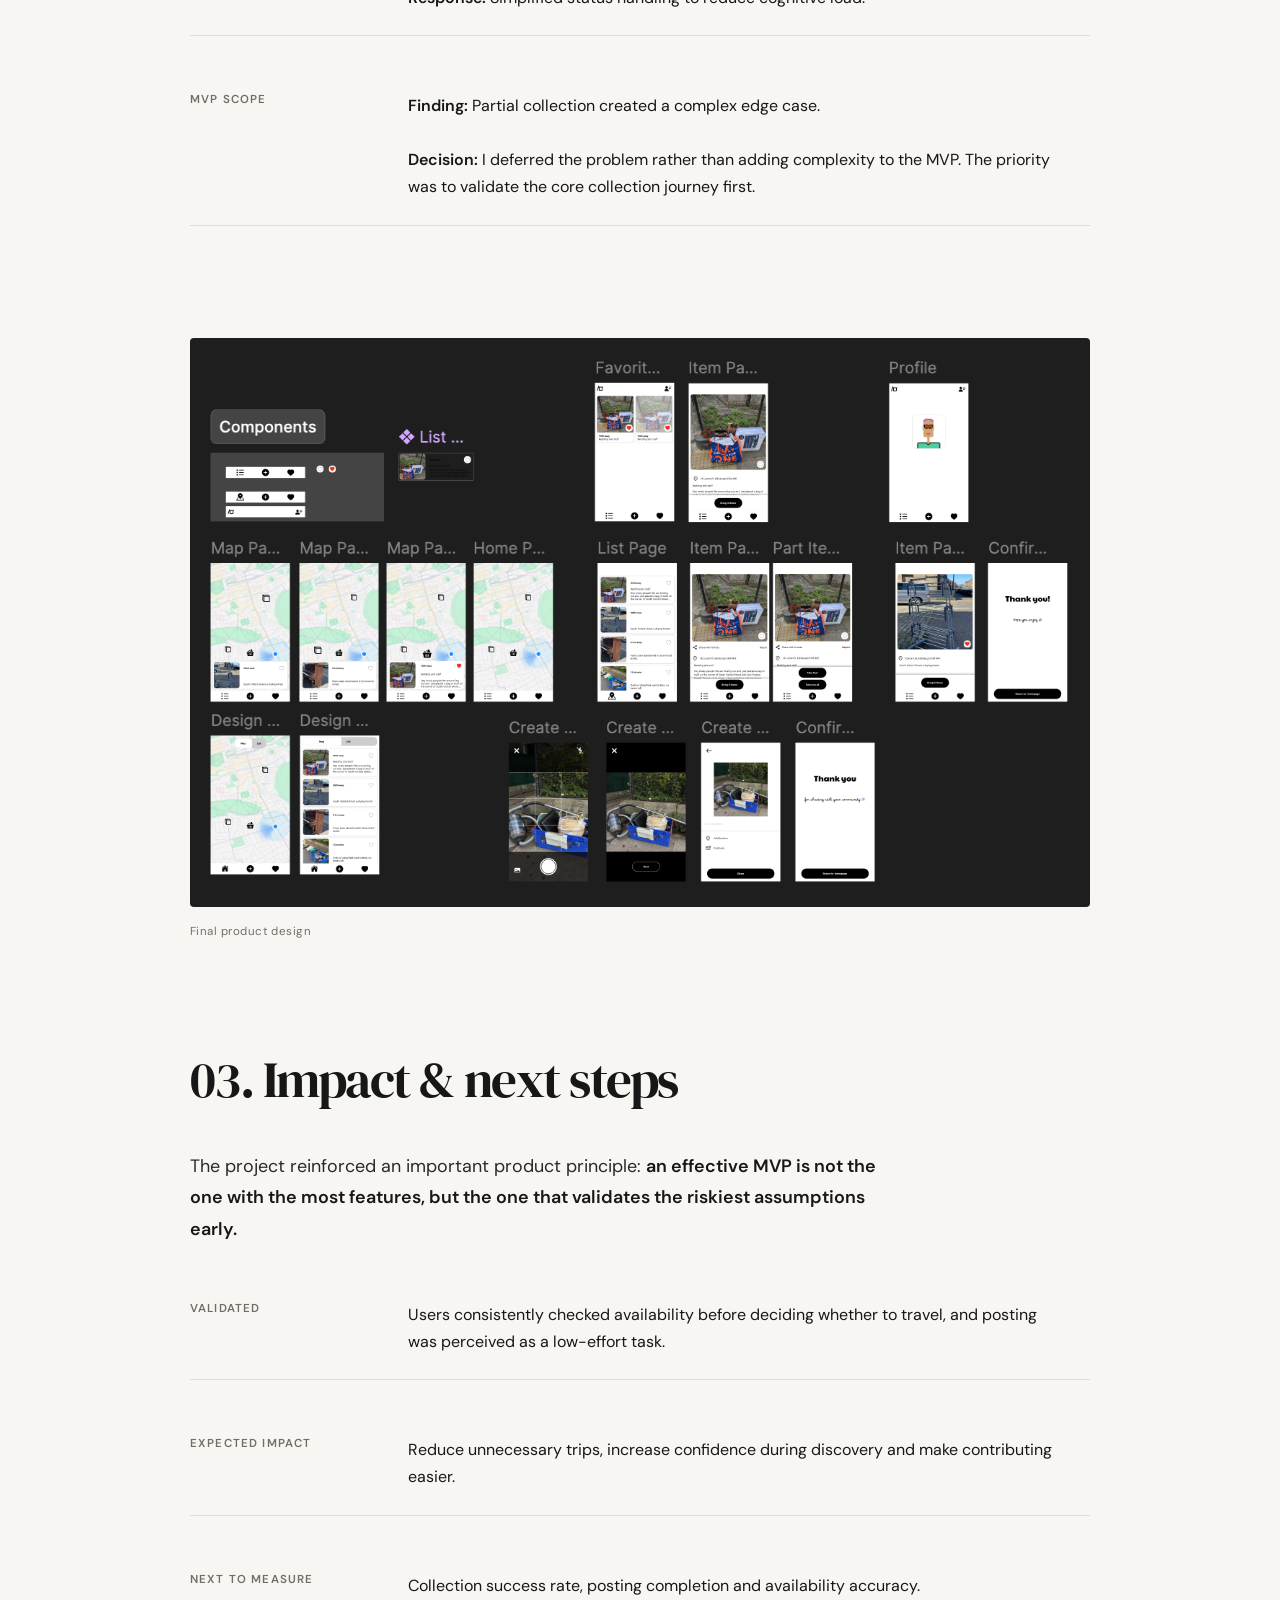
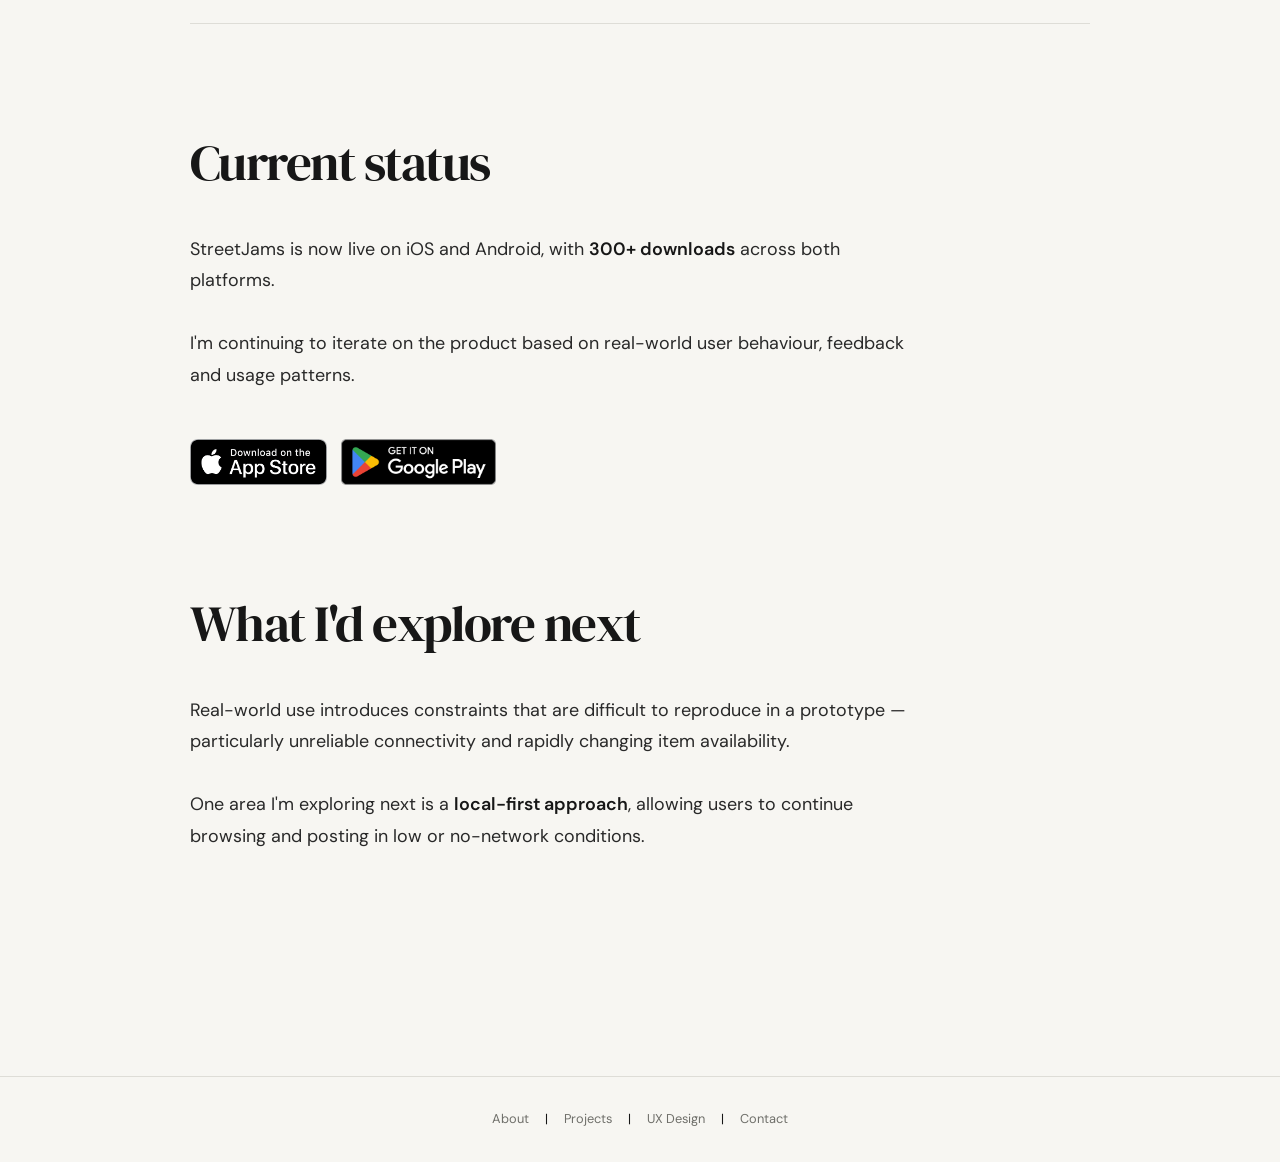
<file: ux.html>
<!DOCTYPE html>
<html lang="en">
<head>
  <meta charset="UTF-8">
  <meta name="viewport" content="width=device-width, initial-scale=1.0">
  <title>Ying Huai</title>
  <link rel="stylesheet" href="style.css">
  <link rel="stylesheet" href="mediaqueries.css">
</head>

<body>

  <nav id="desktop-nav">
    <div class="logo">Ying Huai</div>

    <div>
      <ul class="nav-links">
        <li><a href="index.html#about">About</a></li>
        <li><a href="index.html#projects">Projects</a></li>
        <li><a href="ux.html" class="active">UX Design</a></li>
        <li><a href="index.html#contact">Contact</a></li>
      </ul>
    </div>
  </nav>

  <nav id="hamburger-nav">
    <div class="logo">Ying Huai</div>

    <div class="hamburger-menu">
      <div class="hamburger-icon" onclick="toggleMenu()">
        <span></span>
        <span></span>
        <span></span>
      </div>

      <div class="menu-links">
        <li><a href="index.html#about" onclick="toggleMenu()">About</a></li>
        <li><a href="index.html#projects" onclick="toggleMenu()">Projects</a></li>
        <li><a href="ux.html" class="active">UX Design</a></li>
        <li><a href="index.html#contact" onclick="toggleMenu()">Contact</a></li>
      </div>
    </div>
  </nav>


  <main>

    <section id="project-details">

      <!-- HERO -->

      <p class="section__text__p1">Featured Project</p>

      <h1 class="title">
        StreetJams: Designing a more reliable way to discover free items locally
      </h1>

      <img
        src="./assets/mockup_banner.png"
        alt="StreetJams mobile app mockups"
        class="project-banner"
      />


      <!-- PROJECT SNAPSHOT -->

      <div class="ux-section">

        <div class="ux-row">
          <p class="ux-left">Overview</p>

          <p class="ux-right">
            StreetJams is a location-based mobile app for discovering, sharing and
            collecting free items left in the street.
          </p>
        </div>

        <div class="ux-row">
          <p class="ux-left">Role</p>

          <p class="ux-right">
            Product Designer · UX Researcher · Developer
          </p>
        </div>

        <div class="ux-row">
          <p class="ux-left">Tools</p>

          <p class="ux-right">
            Figma · React Native · Expo · Supabase
          </p>
        </div>

      </div>


      <!-- OUTCOME -->

      <div class="ux-section">

        <p class="ux-title">What I changed</p>

        <div class="ux-row">
          <p class="ux-left">Discovery</p>

          <p class="ux-right">
            Designed map + list navigation to support both spatial exploration
            and quick scanning of nearby items.
          </p>
        </div>

        <div class="ux-row">
          <p class="ux-left">Reliability</p>

          <p class="ux-right">
            Introduced item status tracking to help users judge whether a find
            is still worth the trip.
          </p>
        </div>

        <div class="ux-row">
          <p class="ux-left">Contribution</p>

          <p class="ux-right">
            Simplified the posting flow to make sharing a street find quick
            and low-effort.
          </p>
        </div>

        <p class="ux-text">
          The MVP is now being developed and tested in real-world conditions.
        </p>

      </div>


      <!-- OPPORTUNITY -->

      <div class="ux-section">

        <p class="ux-title">The Opportunity</p>

        <p class="ux-text">
          Free items are already being shared — but discovery is fragmented.
        </p>

        <img
          src="./assets/meadows.jpeg"
          alt="StreetJams project context"
          class="project-banner"
        />

        <div class="ux-row">
          <p class="ux-left">Fragmented</p>

          <p class="ux-right">
            People rely on Facebook groups, community platforms or chance
            encounters to find items.
          </p>
        </div>

        <div class="ux-row">
          <p class="ux-left">Uncertain</p>

          <p class="ux-right">
            Items can disappear before someone arrives, making online
            information difficult to trust.
          </p>
        </div>

        <div class="ux-row">
          <p class="ux-left">Time-sensitive</p>

          <p class="ux-right">
            The value of a street find depends heavily on location, timing
            and availability.
          </p>
        </div>

        <p class="ux-text">
          <strong>Opportunity:</strong> Make local sharing easier to discover —
          and more reliable to act on.
        </p>

      </div>


      <!-- RESEARCH -->

      <div class="ux-section">

        <p class="ux-title">01. Research</p>

        <p class="ux-text">
          I combined semi-structured interviews, platform analysis and
          real-world observation to understand how people discover and share
          free items.
        </p>

      </div>

      <div class="ux-section">

        <img
          src="./assets/research_roadmap.png"
          alt="StreetJams research roadmap"
          class="project-banner"
        />

        <p class="img-text">
          Research approach
        </p>

      </div>


      <!-- RESEARCH INSIGHT -->

      <div class="ux-section">

        <p class="ux-title">The key insight</p>

        <p class="ux-text">
          <strong>
            The problem wasn't finding things. It was knowing whether they
            were still worth finding.
          </strong>
        </p>

        <div class="ux-row">
          <p class="ux-left">Reliability</p>

          <p class="ux-right">
            Users were willing to compromise on item quality, but not on
            outdated or unreliable information.
          </p>
        </div>

        <div class="ux-row">
          <p class="ux-left">Discovery habit</p>

          <p class="ux-right">
            Users liked quickly scanning what was available nearby,
            especially while already out and about.
          </p>
        </div>

        <div class="ux-row">
          <p class="ux-left">Contribution</p>

          <p class="ux-right">
            Posting needed to be quick and low-effort to encourage people
            to contribute.
          </p>
        </div>

        <p class="ux-text">
          These insights shifted the product focus from simply improving
          browsing to reducing uncertainty and supporting confident decisions.
        </p>

      </div>


      <!-- USER JOURNEYS -->

      <div class="ux-section">

        <img
          src="./assets/pain_point_journey.png"
          alt="Online user journey and pain points"
          class="project-banner"
        />

        <p class="img-text">
          Online sharing journey
        </p>

      </div>

      <div class="ux-section">

        <img
          src="./assets/user_journey_street.png"
          alt="Street discovery journey and pain points"
          class="project-banner"
        />

        <p class="img-text">
          Real-world street discovery journey
        </p>

      </div>


      <!-- FROM INSIGHT TO DECISION -->

      <div class="ux-section">

        <p class="ux-title">From insight to product decisions</p>

        <p class="ux-text">
          Research pointed to three priorities:
          <strong>fast discovery, reliable availability and low-friction posting.</strong>
          I used these principles to prioritise the MVP and evaluate design trade-offs.
        </p>

      </div>


      <!-- DESIGN DECISION 01 -->

      <div class="ux-section">

        <div class="ux-row">

          <p class="ux-left">
            Discovery
          </p>

          <p class="ux-right">
            <strong>Supporting two discovery behaviours</strong>
            <br><br>

            <strong>Problem:</strong>
            Users discovered items in different ways — some preferred
            spatial exploration, while others wanted to quickly scan nearby
            options.
            <br><br>

            <strong>Decision:</strong>
            I introduced map + list views, using the map as the default
            while keeping the list one tap away.
            <br><br>

            <strong>Trade-off:</strong>
            More UI complexity in exchange for supporting different
            discovery behaviours.
          </p>

        </div>

      </div>


      <!-- DESIGN DECISION 02 -->

      <div class="ux-section">

        <div class="ux-row">

          <p class="ux-left">
            Reliability
          </p>

          <p class="ux-right">
            <strong>Making availability visible</strong>
            <br><br>

            <strong>Problem:</strong>
            Users could travel to an item only to discover that it had
            already been collected or was no longer available.
            <br><br>

            <strong>Decision:</strong>
            I introduced user-updated item states such as
            <strong>collected</strong> and <strong>unavailable</strong>.
            <br><br>

            <strong>Validation:</strong>
            Users consistently checked availability before deciding
            whether to travel.
            <br><br>

            <strong>Impact:</strong>
            The status system makes availability part of the core
            decision-making experience rather than secondary information.
          </p>

        </div>

      </div>


      <!-- DESIGN DECISION 03 -->

      <div class="ux-section">

        <div class="ux-row">

          <p class="ux-left">
            Contribution
          </p>

          <p class="ux-right">
            <strong>Making posting effortless</strong>
            <br><br>

            <strong>Problem:</strong>
            Sharing a street find requires enough location context for
            someone else to find it, but too much input can discourage
            contribution.
            <br><br>

            <strong>Decision:</strong>
            I minimised required inputs while preserving the location
            information people naturally use when describing street finds.
            <br><br>

            <strong>Trade-off:</strong>
            Less structured data in exchange for lower contribution friction.
          </p>

        </div>

      </div>


      <!-- POSTING FLOW -->

      <div class="ux-section">

        <img
          src="./assets/posting_flow.png"
          alt="StreetJams posting flow"
          class="project-banner"
        />

        <p class="img-text">
          Posting flow
        </p>

        <p class="ux-text">
          Analysis of existing posts showed that people naturally combine
          street names, nearby landmarks and visual cues when describing
          where an item is.
        </p>

        <p class="ux-text">
          <strong>Design principle:</strong>
          Location doesn't need to be precise — it needs to be understandable.
        </p>

      </div>


      <!-- USER FLOW / WIREFRAMES -->

      <div class="ux-section">

        <div class="ux-row">

          <p class="ux-left">
            Wireframing
          </p>

          <p class="ux-right">
            I translated the research insights into core user flows before
            moving into high-fidelity design. This helped keep each screen
            tied to a specific user need and MVP priority.
          </p>

        </div>

        <img
          src="./assets/userflow.png"
          alt="StreetJams app structure and user flow draft"
          class="project-banner"
        />

        <p class="img-text">
          App structure and user flow
        </p>

        <img
          src="./assets/user_flow.png"
          alt="StreetJams basic user flow"
          class="project-banner"
        />

        <p class="img-text">
          Core user flow
        </p>

      </div>


      <!-- SKETCHING -->

      <div class="ux-section">

        <div class="ux-row">

          <p class="ux-left">
            Sketching
          </p>

          <p class="ux-right">
            I explored the information architecture and navigation patterns
            through low-fidelity sketches before committing to visual design.
          </p>

        </div>

        <img
          src="./assets/initial_sketch.png"
          alt="StreetJams sketches and wireframes"
          class="project-banner"
        />

        <p class="img-text">
          Sketching and wireframing
        </p>

      </div>


      <!-- VISUAL DESIGN -->

      <div class="ux-section">

        <p class="ux-title">Visual design & prototyping</p>

        <img
          src="./assets/style_guide.png"
          alt="StreetJams style guide"
          class="img-vertical"
        />

        <p class="img-text">
          Visual design system
        </p>

        <div class="ux-row">

          <p class="ux-left">
            Design system
          </p>

          <p class="ux-right">
            I refined typography, colour, iconography and component patterns
            alongside the product design, creating a visual system that could
            support both the prototype and production implementation.
          </p>

        </div>

        <img
          src="./assets/prototyping.png"
          alt="StreetJams high-fidelity prototype"
          class="project-banner"
        />

        <div class="ux-row">

          <p class="ux-left">
            High-fidelity prototype
          </p>

          <p class="ux-right">
            I built an interactive prototype in Figma with key states and
            interactions represented so usability testing could focus on
            realistic product behaviour rather than static screens.
          </p>

        </div>

      </div>


      <!-- USABILITY TESTING -->

      <div class="ux-section">

        <p class="ux-title">02. Usability Testing</p>

        <p class="ux-text">
          I ran task-based usability tests using the high-fidelity prototype,
          focusing on discovery, posting and item status.
        </p>

        <p class="ux-text">
          Sessions were conducted in person, allowing me to observe hesitation,
          confusion and workarounds and follow up in real time.
        </p>

      </div>


      <!-- TESTING FINDINGS -->

      <div class="ux-section">

        <p class="ux-title">Testing changed the product</p>

        <div class="ux-row">

          <p class="ux-left">
            Gallery
          </p>

          <p class="ux-right">
            <strong>Finding:</strong>
            Users couldn't identify a clear scenario for viewing item history.
            <br><br>

            <strong>Response:</strong>
            Removed the Gallery feature and replaced it with a Favourites
            screen aligned with a clearer user need.
          </p>

        </div>

        <div class="ux-row">

          <p class="ux-left">
            Item status
          </p>

          <p class="ux-right">
            <strong>Finding:</strong>
            Partial collection introduced confusion around item states.
            <br><br>

            <strong>Response:</strong>
            Simplified status handling to reduce cognitive load.
          </p>

        </div>

        <div class="ux-row">

          <p class="ux-left">
            MVP scope
          </p>

          <p class="ux-right">
            <strong>Finding:</strong>
            Partial collection created a complex edge case.
            <br><br>

            <strong>Decision:</strong>
            I deferred the problem rather than adding complexity to the MVP.
            The priority was to validate the core collection journey first.
          </p>

        </div>

      </div>


      <!-- FINAL DESIGN -->

      <div class="ux-section">

        <img
          src="./assets/figma.png"
          alt="StreetJams final product design"
          class="project-banner"
        />

        <p class="img-text">
          Final product design
        </p>

      </div>


      <!-- IMPACT -->

      <div class="ux-section">

        <p class="ux-title">03. Impact & next steps</p>

        <p class="ux-text">
          The project reinforced an important product principle:
          <strong>an effective MVP is not the one with the most features,
          but the one that validates the riskiest assumptions early.</strong>
        </p>

        <div class="ux-row">

          <p class="ux-left">
            Validated
          </p>

          <p class="ux-right">
            Users consistently checked availability before deciding whether
            to travel, and posting was perceived as a low-effort task.
          </p>

        </div>

        <div class="ux-row">

          <p class="ux-left">
            Expected impact
          </p>

          <p class="ux-right">
            Reduce unnecessary trips, increase confidence during discovery
            and make contributing easier.
          </p>

        </div>

        <div class="ux-row">

          <p class="ux-left">
            Next to measure
          </p>

          <p class="ux-right">
            Collection success rate, posting completion and availability
            accuracy.
          </p>

        </div>

      </div>


      <!-- CURRENT STATUS -->

      <div class="ux-section">

  <p class="ux-title">Current status</p>

  <p class="ux-text">
    StreetJams is now live on iOS and Android, with
    <strong>300+ downloads</strong> across both platforms.
  </p>

  <p class="ux-text">
    I'm continuing to iterate on the product based on real-world
    user behaviour, feedback and usage patterns.
  </p>

  <div class="download-badges">
    <a href="https://apps.apple.com/gb/app/streetjams/id6777686015" target="_blank" rel="noopener noreferrer">
      <img
        src="./assets/app-store-badge.png"
        alt="Download StreetJams on the App Store"
      />
    </a>

    <a href="https://play.google.com/store/apps/details?id=com.streetjams.app" target="_blank" rel="noopener noreferrer">
      <img
        src="./assets/GetItOnGooglePlay_Badge_Web_color_English.png"
        alt="Get StreetJams on Google Play"
      />
    </a>
  </div>

</div>


      <!-- LEARNING -->

      <div class="ux-section">

        <p class="ux-title">What I'd explore next</p>

        <p class="ux-text">
          Real-world use introduces constraints that are difficult to reproduce
          in a prototype — particularly unreliable connectivity and rapidly
          changing item availability.
        </p>

        <p class="ux-text">
          One area I'm exploring next is a <strong>local-first approach</strong>,
          allowing users to continue browsing and posting in low or no-network
          conditions.
        </p>

      </div>

    </section>

  </main>


  <footer>

    <nav>

      <div class="nav-links-container">

        <ul class="nav-links">

          <li><a href="index.html#about">About</a></li>
          <li>|</li>

          <li><a href="index.html#projects">Projects</a></li>
          <li>|</li>

          <li><a href="ux.html">UX Design</a></li>
          <li>|</li>

          <li><a href="index.html#contact">Contact</a></li>

        </ul>

      </div>

    </nav>

  </footer>


  <script src="script.js"></script>

</body>
</html>
</file>
<file: style.css>
@import url('https://fonts.googleapis.com/css2?family=DM+Sans:wght@400;500;600;700&family=DM+Serif+Display&display=swap');

:root {
  --bg: #f7f6f2;
  --surface: #ffffff;
  --text: #171717;
  --muted: #6f6f6a;
  --line: #deddd7;
  --accent: #e8ff5a;
  --max-width: 1180px;
  --content-width: 900px;
  --font-sans: "DM Sans", sans-serif;
  --font-serif: "DM Serif Display", serif;
}

* {
  margin: 0;
  padding: 0;
  box-sizing: border-box;
}

html {
  scroll-behavior: smooth;
}

body {
  background: var(--bg);
  color: var(--text);
  font-family: var(--font-sans);
  font-weight: 400;
  line-height: 1.6;
}

a {
  color: inherit;
}


/* =========================================================
   SHARED: small uppercase eyebrow labels
========================================================= */

#project-details > .section__text__p1,
.section-heading .section__text__p1,
.contact-content .section__text__p1,
.hero-eyebrow {
  color: var(--muted);
  font-size: 0.75rem;
  font-weight: 600;
  letter-spacing: 0.12em;
  text-transform: uppercase;
}


/* =========================================================
   NAVIGATION
   (hamburger menu styles live in mediaqueries.css)
========================================================= */

#desktop-nav {
  display: flex;
  width: 100%;
  height: 76px;
  padding: 0 5vw;
  justify-content: space-between;
  align-items: center;
  border-bottom: 1px solid var(--line);
  background: rgba(247, 246, 242, 0.92);
  backdrop-filter: blur(12px);
  position: sticky;
  top: 0;
  z-index: 1000;
}

#hamburger-nav {
  display: none;
}

.logo {
  font-size: 1.05rem;
  font-weight: 600;
  letter-spacing: -0.02em;
  color: var(--text);
}

.nav-links {
  display: flex;
  gap: 2rem;
  list-style: none;
  font-size: 0.9rem;
}

.nav-links a {
  color: var(--muted);
  text-decoration: none;
  transition: color 0.25s ease;
}

.nav-links a:hover {
  color: var(--text);
}

.nav-links a.active {
  color: var(--text);
  font-weight: 600;
}


/* =========================================================
   UX CASE STUDY PAGE
========================================================= */

/* ---- Hero ---- */

#project-details {
  width: 100%;
  max-width: var(--max-width);
  margin: 0 auto;
  padding: 7rem 5vw 8rem;
  display: flex;
  flex-direction: column;
  align-items: stretch;
}

#project-details > .section__text__p1 {
  width: 100%;
  max-width: var(--content-width);
  margin: 0 auto 1.5rem;
}

#project-details > .title {
  width: 100%;
  max-width: 1000px;
  margin: 0 auto 3.5rem;
  color: var(--text);
  font-family: var(--font-serif);
  font-size: clamp(3rem, 6vw, 5.8rem);
  font-weight: 400;
  line-height: 0.98;
  letter-spacing: -0.04em;
}

.project-banner {
  display: block;
  width: 100%;
  height: auto;
  border-radius: 4px;
}

#project-details > .project-banner {
  margin-bottom: 7rem;
}

/* ---- Sections ---- */

.ux-section {
  width: 100%;
  max-width: var(--content-width);
  margin: 0 auto 7rem;
  display: flex;
  flex-direction: column;
  align-items: stretch;
  gap: 2rem;
  scroll-margin-top: 100px;
}

/* first section = overview / meta table */
.ux-section:first-of-type {
  margin-bottom: 8rem;
}

.ux-section:first-of-type .ux-row {
  border-top: 1px solid var(--line);
}

.ux-section:first-of-type .ux-row:last-child {
  border-bottom: 1px solid var(--line);
}

/* second section = highlighted panel */
.ux-section:nth-of-type(2) {
  padding: 3rem;
  background: #eeeeea;
}

.ux-section:nth-of-type(2) .ux-title {
  margin-bottom: 1.5rem;
}

/* last section = current status */
.ux-section:last-of-type {
  margin-bottom: 4rem;
}

.ux-title {
  margin-bottom: 0.75rem;
  color: var(--text);
  font-family: var(--font-serif);
  font-size: clamp(2rem, 4vw, 3.2rem);
  font-weight: 400;
  line-height: 1.05;
  letter-spacing: -0.03em;
}

.ux-text {
  max-width: 720px;
  color: #292929;
  font-size: 1.12rem;
  line-height: 1.75;
}

.ux-text strong {
  color: var(--text);
  font-weight: 600;
}

/* ---- Rows ---- */

.ux-row {
  width: 100%;
  display: grid;
  grid-template-columns: 170px minmax(0, 1fr);
  column-gap: 3rem;
  align-items: start;
  padding: 1.5rem 0;
  border-bottom: 1px solid var(--line);
}

.ux-left {
  color: var(--muted);
  font-size: 0.72rem;
  font-weight: 600;
  letter-spacing: 0.1em;
  line-height: 1.4;
  text-transform: uppercase;
}

.ux-right {
  max-width: 650px;
  color: var(--text);
  font-size: 1rem;
  line-height: 1.7;
}

.ux-right strong {
  font-weight: 600;
}

/* ---- Images ---- */

.img-text {
  margin-top: -1rem;
  color: var(--muted);
  font-size: 0.72rem;
  letter-spacing: 0.04em;
}

.img-vertical {
  display: block;
  width: min(100%, 440px);
  height: auto;
  margin: 0 auto;
  border-radius: 4px;
}

/* ---- App store badges ---- */

.download-badges {
  display: flex;
  align-items: center;
  gap: 14px;
  margin-top: 1rem;
}

.download-badges a {
  display: block;
  transition: transform 0.25s ease;
}

.download-badges a:hover {
  transform: translateY(-3px);
}

.download-badges img {
  display: block;
  width: auto;
  height: 46px;
}


/* =========================================================
   HOMEPAGE
========================================================= */

/* ---- Hero ---- */

#profile {
  min-height: calc(100vh - 76px);
  width: 100%;
  max-width: var(--max-width);
  margin: 0 auto;
  padding: 8rem 5vw;
  display: flex;
  align-items: center;
}

.hero-content {
  max-width: 1000px;
}

.hero-eyebrow {
  margin-bottom: 2rem;
}

.hero-title {
  max-width: 1000px;
  margin-bottom: 2rem;
  font-family: var(--font-serif);
  font-size: clamp(4rem, 8vw, 8rem);
  font-weight: 400;
  line-height: 0.92;
  letter-spacing: -0.05em;
  color: var(--text);
}

.hero-description {
  max-width: 650px;
  margin-bottom: 2.5rem;
  color: #555550;
  font-size: 1.15rem;
  line-height: 1.7;
}

.hero-actions {
  display: flex;
  gap: 12px;
  flex-wrap: wrap;
}

/* ---- Buttons ---- */

.btn {
  display: inline-flex;
  align-items: center;
  justify-content: center;
  padding: 0.8rem 1.4rem;
  border-radius: 999px;
  font-family: var(--font-sans);
  font-size: 0.85rem;
  font-weight: 600;
  text-decoration: none;
  cursor: pointer;
  transition: all 0.25s ease;
}

.btn-primary {
  background: var(--text);
  color: white;
}

.btn-primary:hover {
  background: #333;
  transform: translateY(-2px);
}

.btn-secondary {
  border: 1px solid var(--line);
  background: transparent;
  color: var(--text);
}

.btn-secondary:hover {
  background: white;
  transform: translateY(-2px);
}

/* ---- Section headings ---- */

.section-heading {
  max-width: var(--content-width);
  margin: 0 auto 4rem;
}

.section-heading .section__text__p1 {
  margin-bottom: 1rem;
}

.section-heading .title {
  margin-bottom: 1.5rem;
  color: var(--text);
  font-family: var(--font-serif);
  font-size: clamp(3rem, 6vw, 5rem);
  font-weight: 400;
  line-height: 0.98;
  letter-spacing: -0.04em;
}

.section-intro {
  max-width: 600px;
  color: var(--muted);
  font-size: 1rem;
  line-height: 1.7;
}

/* ---- About ---- */

#about {
  max-width: var(--max-width);
  margin: 0 auto;
  padding: 8rem 5vw;
}

.about-layout {
  max-width: var(--content-width);
  margin: 0 auto;
  display: grid;
  grid-template-columns: 280px minmax(0, 1fr);
  gap: 5rem;
  align-items: start;
}

.about-image img {
  width: 100%;
  aspect-ratio: 1 / 1;
  object-fit: cover;
  border-radius: 4px;
}

.about-content-text {
  max-width: 650px;
}

.about-lead {
  margin-bottom: 1.8rem;
  color: var(--text);
  font-family: var(--font-serif);
  font-size: 1.9rem;
  line-height: 1.25;
  letter-spacing: -0.02em;
}

.about-lead strong {
  font-weight: 400;
  text-decoration: underline;
  text-decoration-thickness: 2px;
  text-underline-offset: 5px;
}

.about-text {
  margin-bottom: 1.3rem;
  color: #555550;
  font-size: 1rem;
  line-height: 1.75;
}

.about-meta {
  display: grid;
  grid-template-columns: 1fr 1fr;
  gap: 2rem;
  margin-top: 3rem;
  padding-top: 1.5rem;
  border-top: 1px solid var(--line);
}

.about-meta div {
  display: flex;
  flex-direction: column;
  gap: 0.35rem;
}

.about-meta span {
  color: var(--muted);
  font-size: 0.7rem;
  font-weight: 600;
  letter-spacing: 0.1em;
  text-transform: uppercase;
}

.about-meta strong {
  color: var(--text);
  font-size: 0.9rem;
  font-weight: 500;
}

/* ---- Projects ---- */

#projects {
  max-width: var(--max-width);
  margin: 0 auto;
  padding: 8rem 5vw;
}

.work-featured {
  max-width: var(--content-width);
  margin: 0 auto 8rem;
  display: grid;
  grid-template-columns: minmax(0, 1.5fr) minmax(280px, 0.7fr);
  gap: 4rem;
  align-items: center;
}

.work-image,
.work-card-image {
  overflow: hidden;
  background: #ebeae5;
  border-radius: 4px;
}

.work-image img,
.work-card-image img {
  display: block;
  width: 100%;
  height: auto;
  transition: transform 0.5s ease;
}

.work-featured:hover .work-image img,
.work-card:hover .work-card-image img {
  transform: scale(1.025);
}

.work-info {
  display: flex;
  flex-direction: column;
  align-items: flex-start;
}

.work-number {
  margin-bottom: 1.5rem;
  color: var(--muted);
  font-size: 0.72rem;
  font-weight: 600;
  letter-spacing: 0.1em;
}

.work-category {
  margin-bottom: 0.8rem;
  color: var(--muted);
  font-size: 0.7rem;
  font-weight: 600;
  letter-spacing: 0.08em;
  line-height: 1.5;
  text-transform: uppercase;
}

.work-info h3,
.work-card h3 {
  margin-bottom: 1rem;
  color: var(--text);
  font-family: var(--font-serif);
  font-size: 2.5rem;
  font-weight: 400;
  line-height: 1;
  letter-spacing: -0.03em;
}

.work-info > p:not(.work-category) {
  margin-bottom: 1.5rem;
  color: #555550;
  font-size: 0.95rem;
  line-height: 1.7;
}

.work-result {
  display: flex;
  flex-direction: column;
  gap: 0.25rem;
  margin-bottom: 1.5rem;
  padding-left: 1rem;
  border-left: 2px solid var(--text);
}

.work-result strong {
  color: var(--text);
  font-size: 0.82rem;
}

.work-result span {
  color: var(--muted);
  font-size: 0.78rem;
}

.work-link {
  display: inline-block;
  color: var(--text);
  font-size: 0.85rem;
  font-weight: 600;
  text-decoration: none;
  border-bottom: 1px solid var(--text);
  padding-bottom: 2px;
  transition: all 0.25s ease;
}

.work-link:hover {
  color: var(--muted);
  border-color: var(--muted);
}

/* ---- Project grid ---- */

.work-grid {
  max-width: var(--content-width);
  margin: 0 auto;
  display: grid;
  grid-template-columns: repeat(2, 1fr);
  gap: 4rem 2rem;
}

.work-card {
  min-width: 0;
}

.work-card-image {
  margin-bottom: 1.5rem;
}

.work-card-content {
  padding: 0 0.2rem;
}

.work-card-content .work-number {
  display: inline-block;
  margin-right: 0.75rem;
}

.work-card h3 {
  font-size: 2rem;
}

.work-card-content > p:not(.work-category) {
  margin-bottom: 1.3rem;
  color: #555550;
  font-size: 0.9rem;
  line-height: 1.7;
}

.work-tech {
  display: block;
  color: var(--muted);
  font-size: 0.75rem;
}

/* ---- Skills ---- */

#skills {
  max-width: var(--max-width);
  margin: 0 auto;
  padding: 8rem 5vw;
  border-top: 1px solid var(--line);
}

.skills-layout {
  max-width: var(--content-width);
  margin: 0 auto;
  display: grid;
  grid-template-columns: repeat(3, 1fr);
  gap: 2rem;
}

.skills-group {
  padding-top: 1.25rem;
  border-top: 1px solid var(--line);
}

.skills-group h3 {
  margin-bottom: 1rem;
  color: var(--text);
  font-size: 0.8rem;
  font-weight: 600;
  letter-spacing: 0.08em;
  text-transform: uppercase;
}

.skills-group p {
  color: var(--muted);
  font-size: 0.9rem;
  line-height: 1.8;
}

/* ---- Contact ---- */

#contact {
  min-height: 75vh;
  max-width: var(--max-width);
  margin: 0 auto;
  padding: 9rem 5vw;
  display: flex;
  align-items: center;
}

.contact-content {
  width: 100%;
  max-width: var(--content-width);
  margin: 0 auto;
}

.contact-content .section__text__p1 {
  margin-bottom: 1rem;
}

.contact-title {
  max-width: 800px;
  margin-bottom: 1.5rem;
  color: var(--text);
  font-family: var(--font-serif);
  font-size: clamp(4rem, 8vw, 7rem);
  font-weight: 400;
  line-height: 0.9;
  letter-spacing: -0.05em;
}

.contact-description {
  max-width: 520px;
  margin-bottom: 2.5rem;
  color: var(--muted);
  font-size: 1rem;
  line-height: 1.7;
}

.contact-links {
  display: flex;
  flex-wrap: wrap;
  gap: 2rem;
}

.contact-links a {
  color: var(--text);
  font-size: 0.9rem;
  font-weight: 600;
  text-decoration: none;
  border-bottom: 1px solid var(--text);
  padding-bottom: 3px;
}

.contact-links a:hover {
  color: var(--muted);
  border-color: var(--muted);
}


/* =========================================================
   FOOTER
========================================================= */

footer {
  width: 100%;
  padding: 2rem 5vw;
  border-top: 1px solid var(--line);
}

/* homepage footer */
.footer-inner {
  max-width: var(--max-width);
  margin: 0 auto;
  display: flex;
  justify-content: space-between;
  color: var(--muted);
  font-size: 0.72rem;
}

/* case study footer */
footer .nav-links-container {
  display: flex;
  justify-content: center;
}

footer .nav-links {
  align-items: center;
  gap: 1rem;
  font-size: 0.8rem;
}
</file>
<file: mediaqueries.css>
/* =========================================================
   RESPONSIVE LAYOUT
   mediaqueries.css
   Must be linked AFTER style.css.
   Breakpoints: 1200+ / 1024+ / <=900 / <=600 / <=400
========================================================= */


/* =========================================================
   LARGE DESKTOP  (1200px and up)
========================================================= */

@media screen and (min-width: 1200px) {

  #profile {
    padding-top: 10rem;
    padding-bottom: 10rem;
  }

  .about-layout {
    grid-template-columns: 300px minmax(0, 1fr);
  }

  .work-featured {
    gap: 6rem;
  }
}


/* =========================================================
   DESKTOP  (1024px and up)
========================================================= */

@media screen and (min-width: 1024px) {

  #project-details {
    padding-top: 8rem;
    padding-bottom: 10rem;
  }

  .work-featured {
    grid-template-columns: minmax(0, 1.5fr) minmax(300px, 0.7fr);
    gap: 5rem;
  }
}


/* =========================================================
   TABLET & MOBILE  (900px and below)
   Nav switches to hamburger here; only this breakpoint
   controls #desktop-nav / #hamburger-nav.
========================================================= */

@media screen and (max-width: 900px) {

  /* ---------- Navigation ---------- */

  #desktop-nav {
    display: none;
  }

  #hamburger-nav {
    display: flex;
    justify-content: space-between;   /* logo left, menu right */
    align-items: center;              /* vertically centred */
    width: 100%;
    height: 68px;
    padding: 0 5vw;
    border-bottom: 1px solid var(--line);
    background: rgba(247, 246, 242, 0.94);
    backdrop-filter: blur(12px);
    position: sticky;
    top: 0;
    z-index: 1000;
  }

  .hamburger-menu {
    position: relative;
  }

  .hamburger-icon {
    display: flex;
    flex-direction: column;
    justify-content: space-between;
    width: 24px;
    height: 18px;
    cursor: pointer;
  }

  .hamburger-icon span {
    width: 100%;
    height: 1.5px;
    background: var(--text);
    transition: all 0.3s ease;
  }

  /* optional: turn the icon into an X when open */
  .hamburger-icon.open span:first-child {
    transform: translateY(8.25px) rotate(45deg);
  }

  .hamburger-icon.open span:nth-child(2) {
    opacity: 0;
  }

  .hamburger-icon.open span:last-child {
    transform: translateY(-8.25px) rotate(-45deg);
  }

  .menu-links {
    position: absolute;
    top: calc(100% + 1.5rem);          /* sits just below the nav bar */
    right: 0;
    width: 210px;
    max-height: 0;
    padding: 0;
    overflow: hidden;
    background: var(--surface);
    border: 0 solid var(--line);       /* no stray line when closed */
    transition: max-height 0.3s ease, padding 0.3s ease;
    z-index: 1000;
  }

  .menu-links.open {
    max-height: 320px;
    padding: 0.5rem 0;
    border-width: 1px;
  }

  .menu-links li {
    list-style: none;
  }

  .menu-links a {
    display: block;
    padding: 0.8rem 1rem;
    color: var(--text);
    font-size: 0.95rem;
    text-decoration: none;
  }

  .menu-links a:hover {
    background: var(--bg);
  }

  /* ---------- UX case study ---------- */

  #project-details {
    padding: 5rem 5vw 6rem;
  }

  #project-details > .title {
    margin-bottom: 2.5rem;
    font-size: clamp(3rem, 10vw, 4.5rem);
  }

  #project-details > .project-banner {
    margin-bottom: 5rem;
  }

  .ux-section,
  .ux-section:first-of-type {
    margin-bottom: 5rem;
  }

  .ux-row {
    grid-template-columns: 130px minmax(0, 1fr);
    column-gap: 2rem;
  }

  /* ---------- Homepage ---------- */

  #profile {
    min-height: calc(100vh - 68px);
    padding: 6rem 5vw;
  }

  .hero-title {
    font-size: clamp(3.5rem, 11vw, 6rem);
  }

  .about-layout {
    grid-template-columns: 220px minmax(0, 1fr);
    gap: 3rem;
  }

  .work-featured {
    grid-template-columns: 1fr;
    gap: 2.5rem;
  }

  .skills-layout {
    grid-template-columns: 1fr;
    gap: 2.5rem;
  }

  .contact-title {
    font-size: clamp(3.5rem, 11vw, 6rem);
  }
}


/* =========================================================
   SMALL MOBILE  (600px and below)
========================================================= */

@media screen and (max-width: 600px) {

  /* ---------- UX case study ---------- */

  #project-details {
    padding: 4rem 1.25rem 5rem;
  }

  #project-details > .section__text__p1 {
    margin-bottom: 1rem;
  }

  #project-details > .title {
    margin-bottom: 2rem;
    font-size: clamp(2.7rem, 13vw, 4rem);
  }

  #project-details > .project-banner {
    margin-bottom: 4rem;
    border-radius: 2px;
  }

  .ux-section,
  .ux-section:first-of-type {
    gap: 1.5rem;
    margin-bottom: 4.5rem;
  }

  .ux-section:nth-of-type(2) {
    padding: 1.5rem;
  }

  .ux-text {
    font-size: 1rem;
    line-height: 1.7;
  }

  .ux-row {
    grid-template-columns: 1fr;
    gap: 0.6rem;
    padding: 1.25rem 0;
  }

  .ux-left {
    font-size: 0.68rem;
  }

  .ux-right {
    font-size: 0.96rem;
    line-height: 1.65;
  }

  .img-text {
    margin-top: -0.75rem;
    font-size: 0.68rem;
  }

  .img-vertical {
    width: 100%;
  }

  .download-badges {
    flex-wrap: wrap;
    gap: 10px;
  }

  .download-badges img {
    height: 42px;
  }

  /* ---------- Homepage ---------- */

  #profile {
    min-height: auto;
    padding: 6rem 1.25rem 7rem;
  }

  .hero-eyebrow {
    margin-bottom: 1.5rem;
  }

  .hero-title {
    margin-bottom: 1.5rem;
    font-size: clamp(3.2rem, 15vw, 5rem);
  }

  .hero-description {
    font-size: 1rem;
  }

  .hero-actions {
    width: 100%;
  }

  .hero-actions .btn {
    flex: 1;
  }

  #about,
  #projects,
  #skills {
    padding: 6rem 1.25rem;
  }

  .section-heading {
    margin-bottom: 3rem;
  }

  .about-layout {
    grid-template-columns: 1fr;
    gap: 2rem;
  }

  .about-image {
    max-width: 220px;
  }

  .about-lead {
    font-size: 1.55rem;
  }

  .about-meta {
    grid-template-columns: 1fr;
    gap: 1.5rem;
  }

  .work-featured {
    margin-bottom: 6rem;
  }

  .work-info h3 {
    font-size: 2.2rem;
  }

  .work-grid {
    grid-template-columns: 1fr;
    gap: 4rem;
  }

  .contact-title {
    font-size: clamp(3.5rem, 15vw, 5rem);
  }

  .contact-links {
    flex-direction: column;
    align-items: flex-start;
    gap: 1rem;
  }

  /* ---------- Footer ---------- */

  footer {
    padding: 1.5rem 1.25rem;
  }

  footer .nav-links {
    flex-wrap: wrap;
    justify-content: center;
    gap: 0.7rem;
  }

  .footer-inner {
    flex-direction: column;
    gap: 0.5rem;
  }
}


/* =========================================================
   VERY SMALL MOBILE  (400px and below)
========================================================= */

@media screen and (max-width: 400px) {

  .hero-title {
    font-size: 3rem;
  }

  .hero-actions {
    flex-direction: column;
  }

  .hero-actions .btn {
    width: 100%;
  }

  .download-badges {
    flex-direction: column;
    align-items: flex-start;
  }
}
</file>
